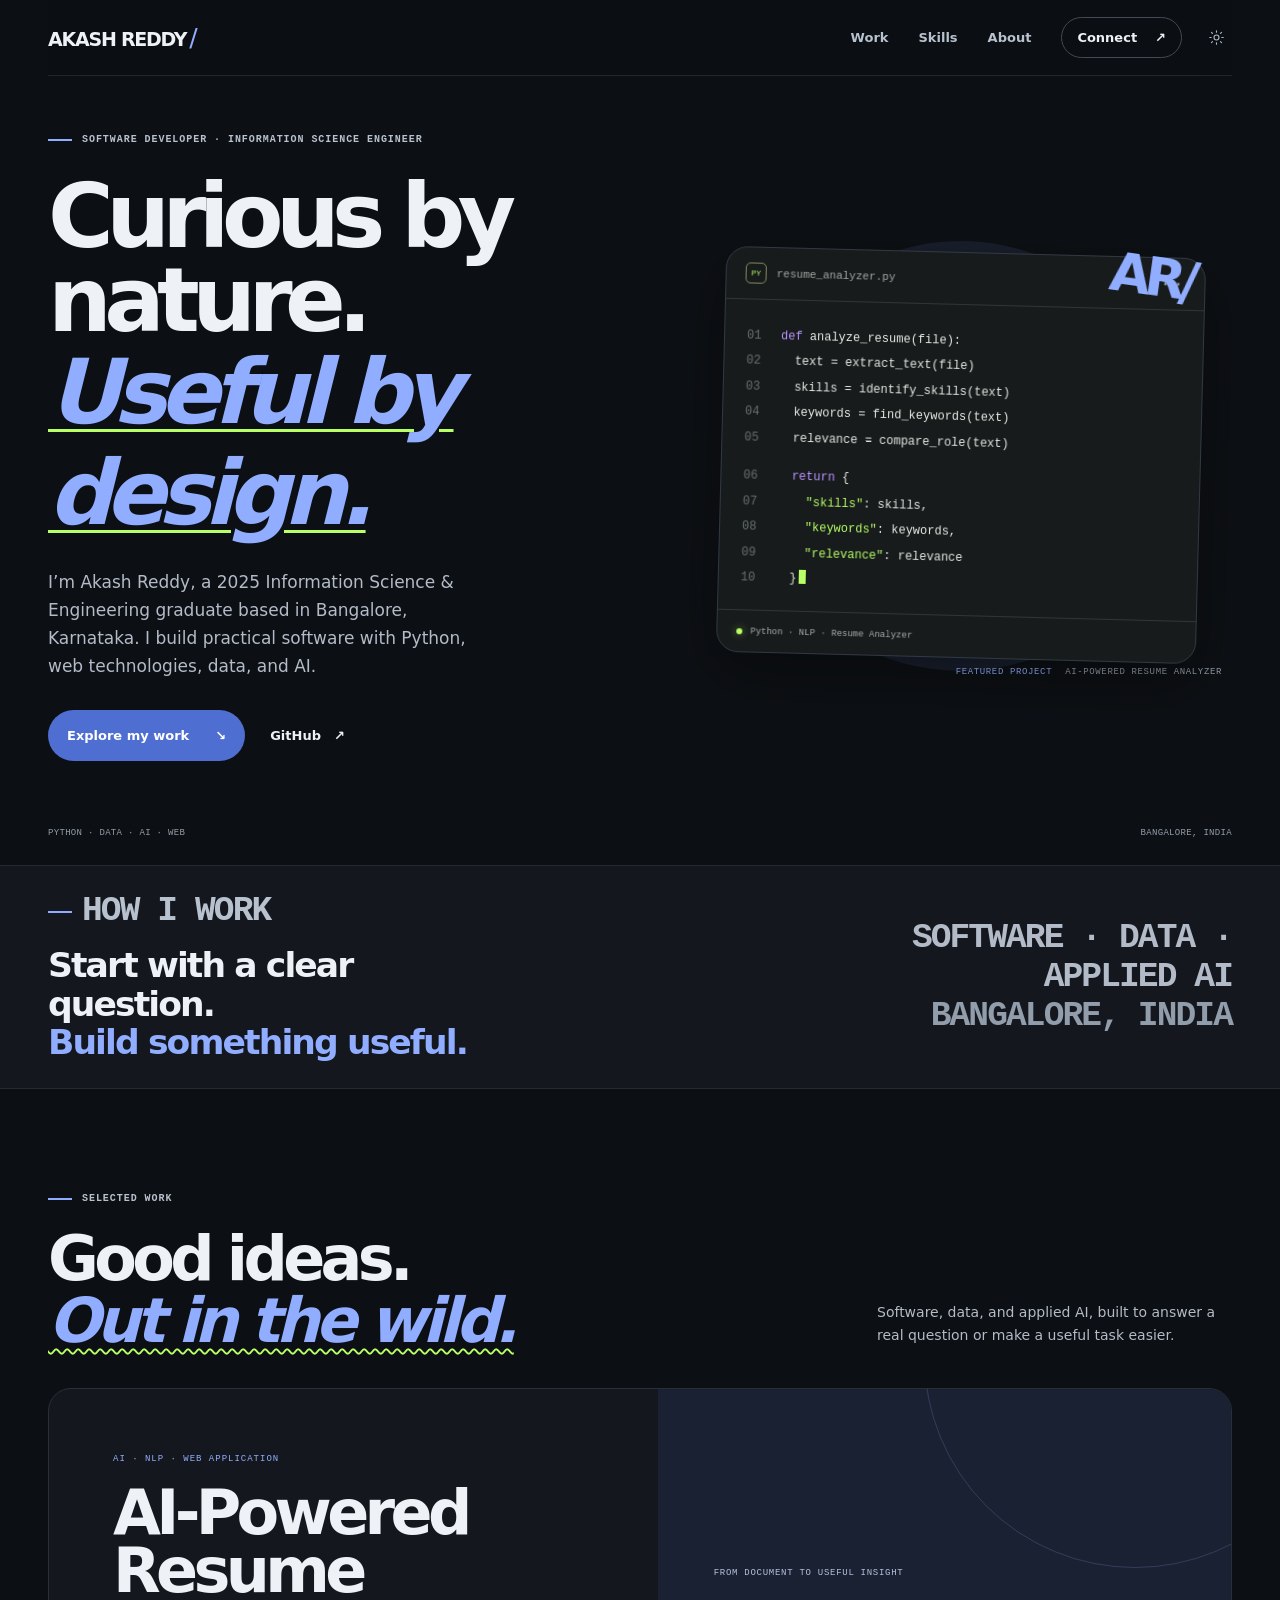
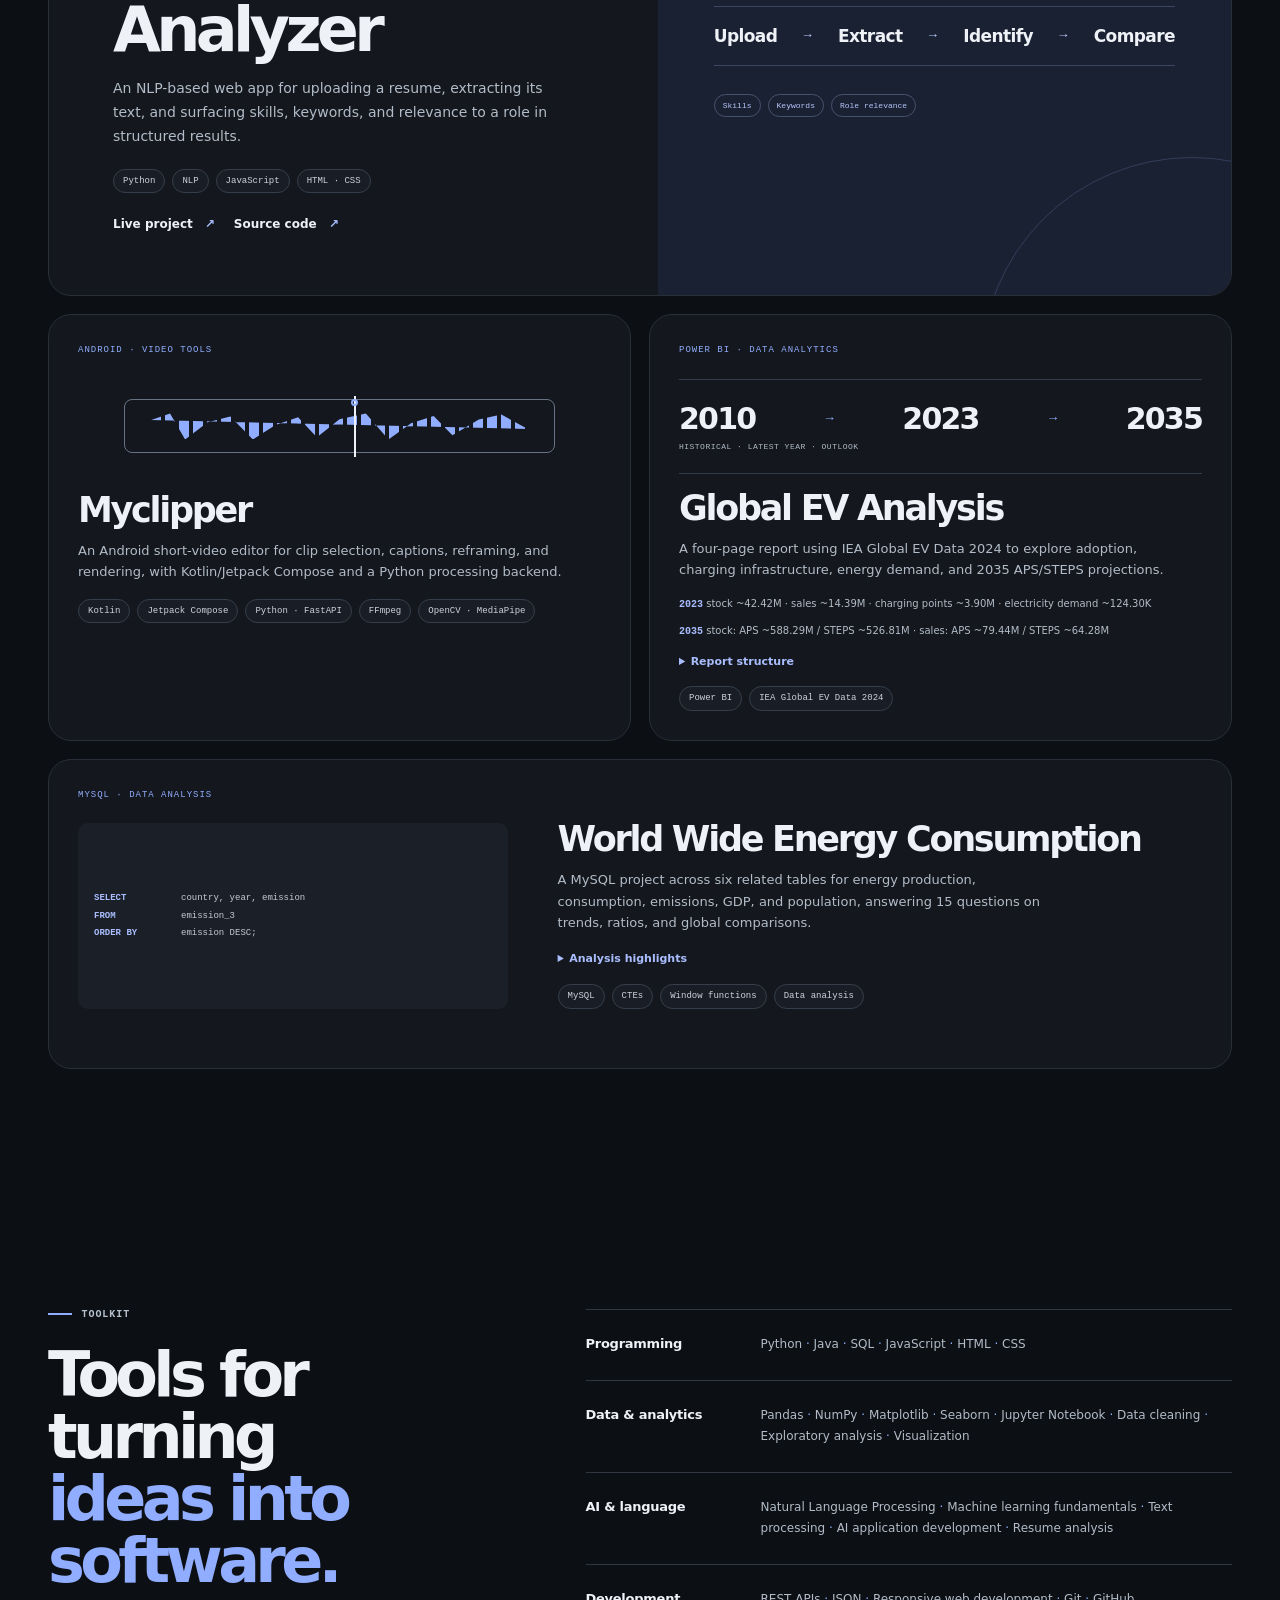
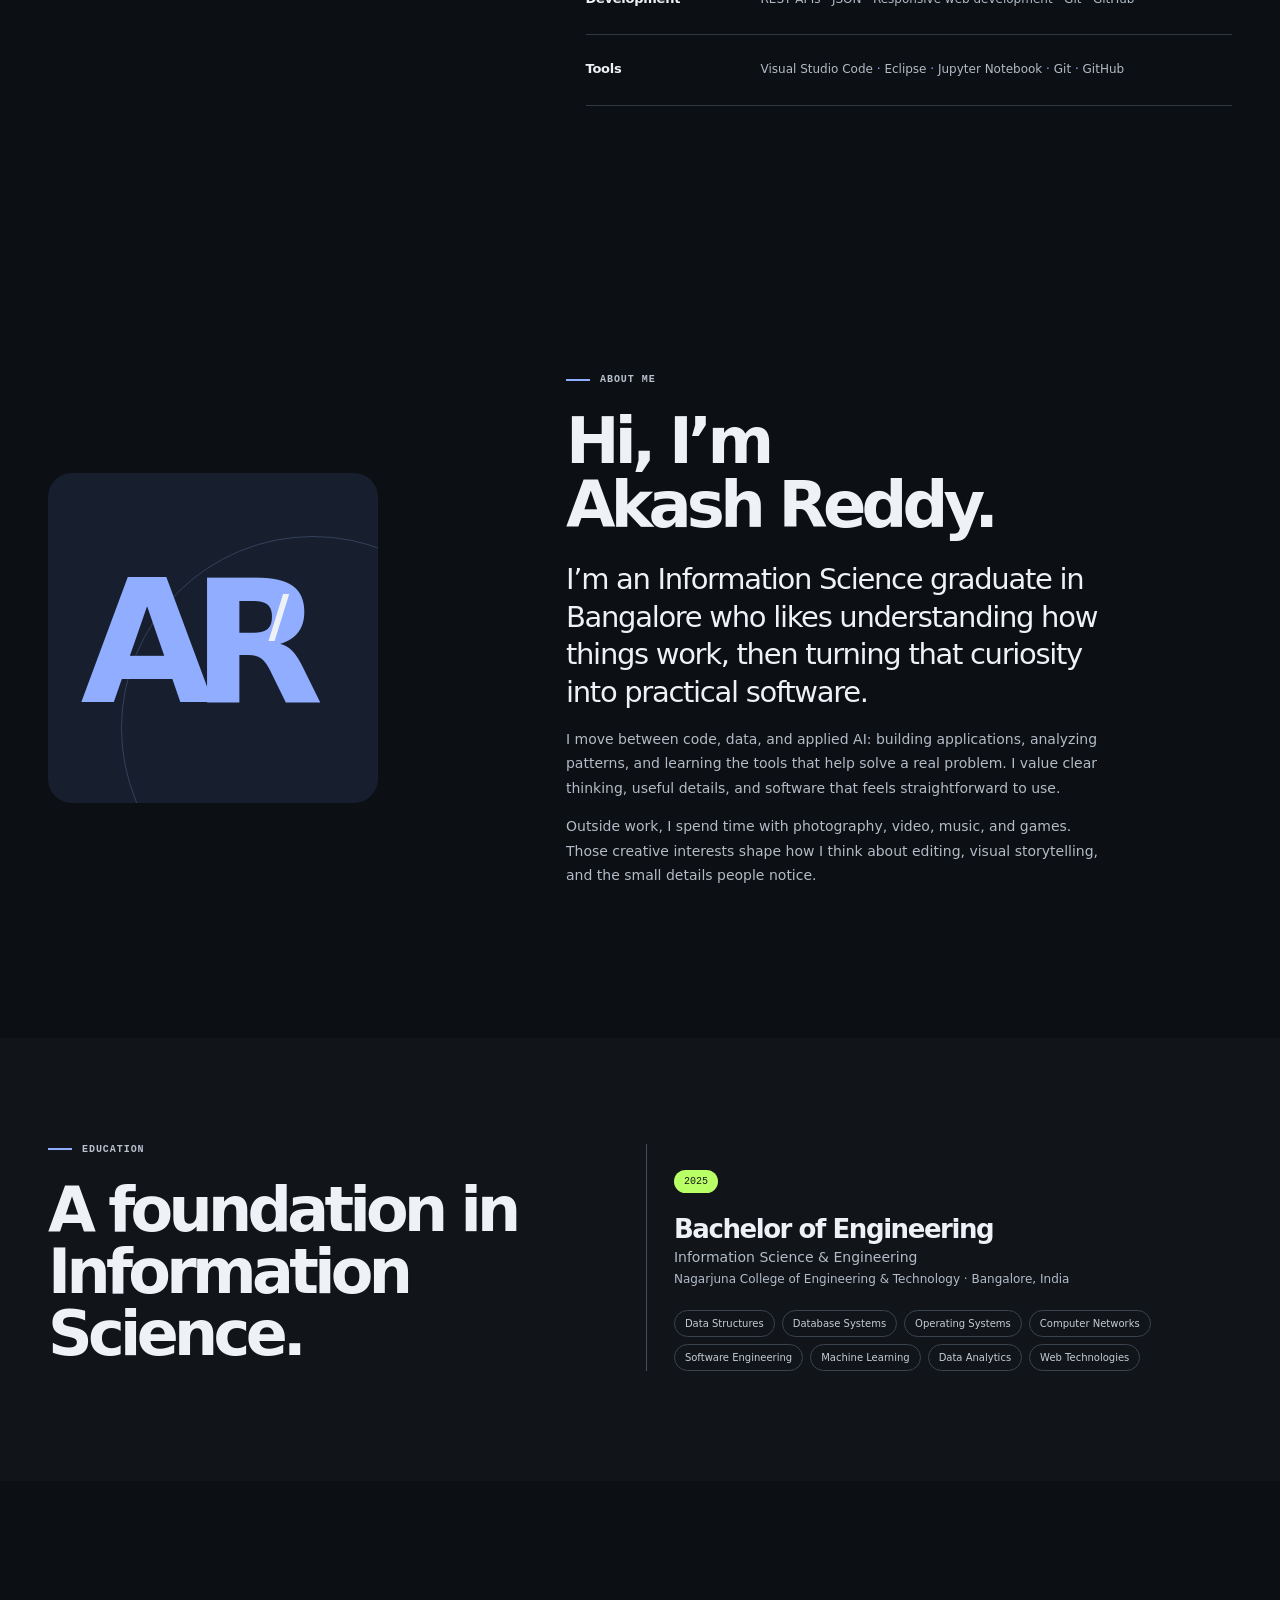
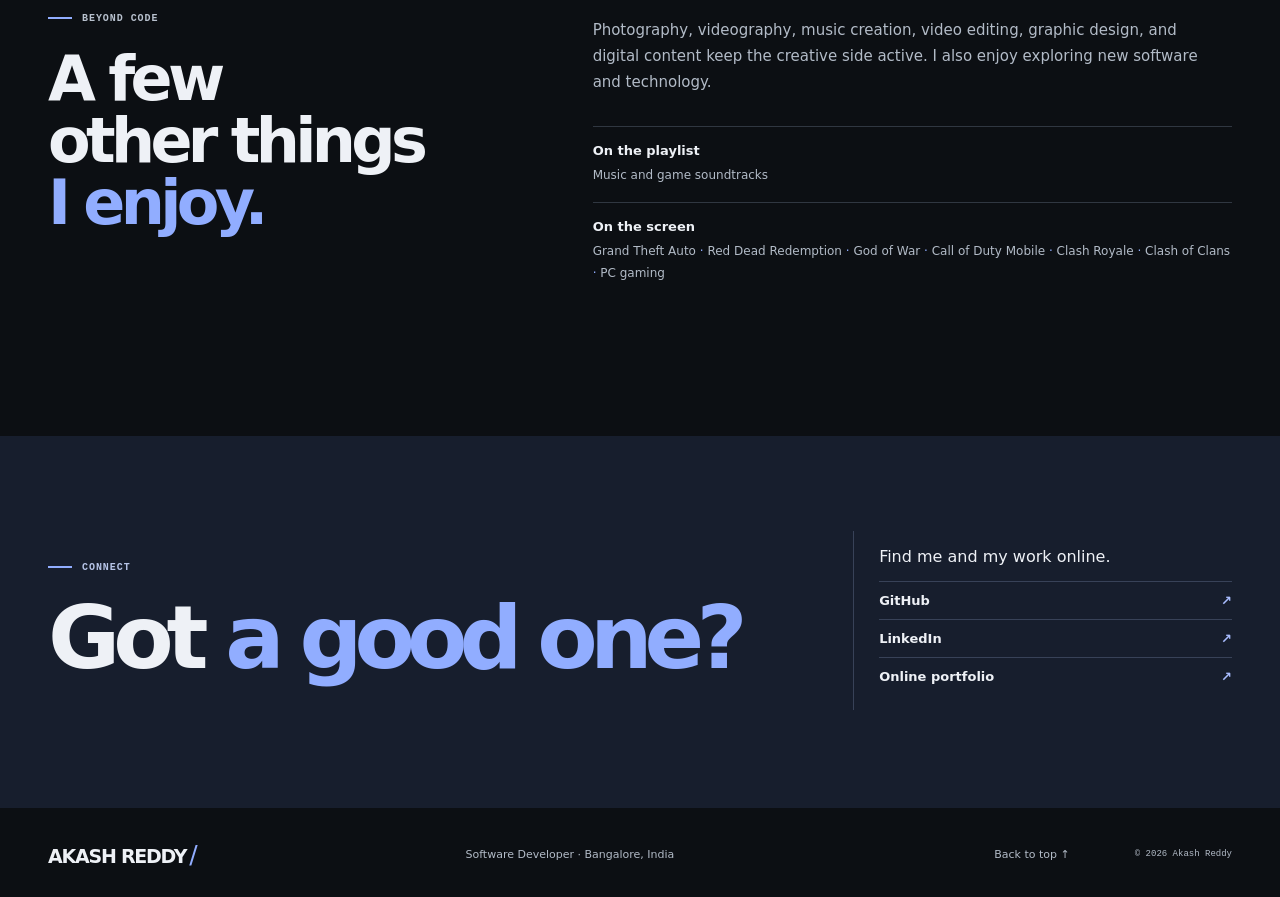
<file: index.html>
<!doctype html>
<html lang="en" data-theme="dark">
<head>
  <meta charset="utf-8">
  <meta name="viewport" content="width=device-width, initial-scale=1">
  <meta name="theme-color" content="#0c0f13">
  <meta name="description" content="K Akash Reddy, Software Developer and Information Science Engineering graduate based in Bangalore, Karnataka, India.">
  <title>Akash Reddy | Software Developer</title>
  <link rel="icon" href="favicon.svg" type="image/svg+xml">
  <script>
    (() => {
      let savedTheme;
      try { savedTheme = localStorage.getItem('portfolio-theme'); } catch {}
      const theme = savedTheme === 'light' ? 'light' : 'dark';
      document.documentElement.dataset.theme = theme;
      document.querySelector('meta[name="theme-color"]')?.setAttribute('content', theme === 'dark' ? '#0c0f13' : '#f5f4ef');
    })();
  </script>
  <script>
    (() => {
      const device = navigator;
      const connection = device.connection || device.mozConnection || device.webkitConnection;
      const limitedHardware = (typeof device.deviceMemory === 'number' && device.deviceMemory <= 4)
        || (typeof device.hardwareConcurrency === 'number' && device.hardwareConcurrency <= 4);
      const limitedNetwork = connection?.saveData || /^(slow-2g|2g)$/.test(connection?.effectiveType || '');
      const reducedMotion = window.matchMedia?.('(prefers-reduced-motion: reduce)').matches;
      if (limitedHardware || limitedNetwork) document.documentElement.classList.add('performance-lite');
      else if (!reducedMotion) document.documentElement.classList.add('intro-pending');
    })();
  </script>
  <link rel="stylesheet" href="portfolio.css">
  <script src="portfolio.js" defer></script>
</head>
<body>
  <section class="launch-film" id="launch-film" aria-label="Portfolio opening">
    <div class="film-veil" aria-hidden="true"></div>
    <div class="film-ambient" aria-hidden="true"></div>
    <div class="film-glass" id="launch-glass" aria-hidden="true">
      <div class="film-glass-top">
        <span class="film-mark">AR</span>
        <span class="film-edition">PORTFOLIO · 2026</span>
      </div>
      <div class="film-copy">
        <p>SOFTWARE DEVELOPER <i>·</i> BANGALORE, INDIA</p>
        <h2>Akash<br><em>Reddy.</em></h2>
        <div class="film-copy-foot"><span class="film-blue-line"></span><span>SOFTWARE · DATA · APPLIED AI</span></div>
      </div>
      <span class="film-glass-shine" aria-hidden="true"></span>
    </div>
    <button class="film-skip" id="film-skip" type="button">Skip intro <span aria-hidden="true">↗</span></button>
  </section>

  <div id="site-content" inert>
    <header class="site-header">
      <a class="wordmark" href="#top" aria-label="Akash Reddy, home">AKASH REDDY<span class="wordmark-mark">/</span></a>
      <nav class="site-nav" aria-label="Main navigation">
        <a href="#work">Work</a>
        <a href="#skills">Skills</a>
        <a href="#about">About</a>
        <a class="nav-contact" href="#contact">Connect <span aria-hidden="true">↗</span></a>
        <button class="theme-toggle" id="theme-toggle" type="button" aria-label="Use light mood" title="Use light mood">
          <svg class="theme-icon theme-icon-sun" aria-hidden="true" viewBox="0 0 24 24"><circle cx="12" cy="12" r="3.5"></circle><path d="M12 2.5v2M12 19.5v2M4.9 4.9l1.4 1.4m11.4 11.4 1.4 1.4M2.5 12h2m15 0h2M4.9 19.1l1.4-1.4M17.7 6.3l1.4-1.4"></path></svg>
          <svg class="theme-icon theme-icon-moon" aria-hidden="true" viewBox="0 0 24 24"><path d="M19.5 15.1A8 8 0 0 1 8.9 4.5 8.2 8.2 0 1 0 19.5 15.1Z"></path><path d="m16.8 4.5.4 1.2 1.2.4-1.2.4-.4 1.2-.4-1.2-1.2-.4 1.2-.4.4-1.2Z"></path></svg>
        </button>
      </nav>
    </header>

    <main id="top">
      <section class="hero page-wrap" aria-labelledby="hero-title">
        <div class="hero-copy">
          <p class="eyebrow"><span class="eyebrow-rule"></span> Software developer · Information Science Engineer</p>
          <h1 id="hero-title">Curious by nature.<br><span>Useful by design.</span></h1>
          <p class="hero-intro">I’m Akash Reddy, a 2025 Information Science & Engineering graduate based in Bangalore, Karnataka. I build practical software with Python, web technologies, data, and AI.</p>
          <div class="hero-actions">
            <a class="button button-primary" href="#work">Explore my work <span aria-hidden="true">↘</span></a>
            <a class="text-link" href="https://github.com/KAkashReddy" target="_blank" rel="noopener noreferrer">GitHub <span aria-hidden="true">↗</span></a>
          </div>
        </div>

        <div class="code-stage" aria-label="Code sample from the Resume Analyzer project">
          <div class="code-card">
            <div class="code-topbar">
              <span class="file-mark" aria-hidden="true">PY</span>
              <span class="file-name">resume_analyzer.py</span>
              <span class="code-menu" aria-hidden="true">···</span>
            </div>
            <div class="code-body" aria-hidden="true">
              <div class="code-line"><span class="ln">01</span><span><i>def</i> analyze_resume(file):</span></div>
              <div class="code-line"><span class="ln">02</span><span>&nbsp;&nbsp;text = extract_text(file)</span></div>
              <div class="code-line"><span class="ln">03</span><span>&nbsp;&nbsp;skills = identify_skills(text)</span></div>
              <div class="code-line"><span class="ln">04</span><span>&nbsp;&nbsp;keywords = find_keywords(text)</span></div>
              <div class="code-line"><span class="ln">05</span><span>&nbsp;&nbsp;relevance = compare_role(text)</span></div>
              <div class="code-gap"></div>
              <div class="code-line"><span class="ln">06</span><span>&nbsp;&nbsp;<i>return</i> {</span></div>
              <div class="code-line"><span class="ln">07</span><span>&nbsp;&nbsp;&nbsp;&nbsp;<b>"skills"</b>: skills,</span></div>
              <div class="code-line"><span class="ln">08</span><span>&nbsp;&nbsp;&nbsp;&nbsp;<b>"keywords"</b>: keywords,</span></div>
              <div class="code-line"><span class="ln">09</span><span>&nbsp;&nbsp;&nbsp;&nbsp;<b>"relevance"</b>: relevance</span></div>
              <div class="code-line"><span class="ln">10</span><span>&nbsp;&nbsp;}<span class="cursor-block"></span></span></div>
            </div>
            <div class="code-status"><span class="status-mark"></span> Python · NLP · Resume Analyzer</div>
          </div>
          <div class="stage-note"><span>Featured project</span><span>AI-powered Resume Analyzer</span></div>
          <span class="stage-orbit" aria-hidden="true">AR<span>/</span></span>
        </div>
        <div class="hero-bottom"><span>Python · Data · AI · Web</span><span class="hero-bottom-right">Bangalore, India</span></div>
      </section>

      <section class="intro-band" aria-label="How I approach my work">
        <div class="page-wrap intro-band-inner">
          <div class="intro-band-copy">
            <p class="eyebrow"><span class="eyebrow-rule"></span> How I work</p>
            <p class="intro-band-statement">Start with a clear question.<br><span>Build something useful.</span></p>
          </div>
          <p class="intro-band-meta">Software · Data · Applied AI<br><span>Bangalore, India</span></p>
        </div>
      </section>

      <section class="work-section" id="work" aria-labelledby="work-title">
        <div class="page-wrap work-inner">
          <div class="work-heading" data-reveal>
            <div>
              <p class="eyebrow"><span class="eyebrow-rule"></span> Selected work</p>
              <h2 id="work-title">Good ideas.<br><span>Out in the wild.</span></h2>
            </div>
            <p>Software, data, and applied AI, built to answer a real question or make a useful task easier.</p>
          </div>

          <div class="project-grid">
            <article class="project-feature" data-reveal>
              <div class="project-feature-copy">
                <p class="project-type">AI · NLP · WEB APPLICATION</p>
                <h3>AI-Powered<br>Resume Analyzer</h3>
                <p>An NLP-based web app for uploading a resume, extracting its text, and surfacing skills, keywords, and relevance to a role in structured results.</p>
                <ul class="project-tags" aria-label="Technologies"><li>Python</li><li>NLP</li><li>JavaScript</li><li>HTML · CSS</li></ul>
                <div class="project-links">
                  <a href="https://kakashreddy.github.io/resume-analyzer" target="_blank" rel="noopener noreferrer">Live project <span aria-hidden="true">↗</span></a>
                  <a href="https://github.com/KAkashReddy/resume-analyzer" target="_blank" rel="noopener noreferrer">Source code <span aria-hidden="true">↗</span></a>
                </div>
              </div>
              <div class="resume-visual" aria-label="Resume analysis workflow">
                <p class="analysis-label">From document to useful insight</p>
                <div class="analysis-flow"><span>Upload</span><i>→</i><span>Extract</span><i>→</i><span>Identify</span><i>→</i><span>Compare</span></div>
                <div class="analysis-note"><span>Skills</span><span>Keywords</span><span>Role relevance</span></div>
              </div>
              </article>

            <article class="project-card project-card-dark" data-reveal>
              <p class="project-type">ANDROID · VIDEO TOOLS</p>
              <div class="project-card-mark mark-clip" aria-hidden="true"><span></span><i></i><b></b></div>
              <h3>Myclipper</h3>
              <p>An Android short-video editor for clip selection, captions, reframing, and rendering, with Kotlin/Jetpack Compose and a Python processing backend.</p>
              <ul class="project-tags" aria-label="Technologies"><li>Kotlin</li><li>Jetpack Compose</li><li>Python · FastAPI</li><li>FFmpeg</li><li>OpenCV · MediaPipe</li></ul>
            </article>

            <article class="project-card project-card-blue" data-reveal>
              <p class="project-type">POWER BI · DATA ANALYTICS</p>
              <div class="ev-visual" aria-hidden="true"><span class="ev-timeline">2010 <b>→</b> 2023 <b>→</b> 2035</span><span class="ev-timeline-label">Historical · latest year · outlook</span></div>
              <h3>Global EV Analysis</h3>
              <p>A four-page report using IEA Global EV Data 2024 to explore adoption, charging infrastructure, energy demand, and 2035 APS/STEPS projections.</p>
              <p class="project-data-summary"><strong>2023</strong> stock ~42.42M · sales ~14.39M · charging points ~3.90M · electricity demand ~124.30K</p>
              <p class="project-data-summary"><strong>2035</strong> stock: APS ~588.29M / STEPS ~526.81M · sales: APS ~79.44M / STEPS ~64.28M</p>
              <details class="project-more"><summary>Report structure</summary><p>Executive Overview · Regional & Vehicle Trends · Powertrain & Mode Analysis · Parameters & Forecast. Covers BEV/PHEV and cars, vans, buses, and trucks across Historical, APS, and STEPS views.</p></details>
              <ul class="project-tags" aria-label="Tools"><li>Power BI</li><li>IEA Global EV Data 2024</li></ul>
            </article>

            <article class="project-card project-card-paper" data-reveal>
              <p class="project-type">MYSQL · DATA ANALYSIS</p>
              <div class="sql-visual" aria-label="SQL query sample"><span>SELECT</span><i>country, year, emission</i><span>FROM</span><i>emission_3</i><span>ORDER BY</span><i>emission DESC;</i></div>
              <h3>World Wide Energy Consumption</h3>
              <p>A MySQL project across six related tables for energy production, consumption, emissions, GDP, and population, answering 15 questions on trends, ratios, and global comparisons.</p>
              <details class="project-more"><summary>Analysis highlights</summary><p>Across the common 2020-2023 emissions period, global emissions rose ~9.29% (33,927.61 to 37,079.18 MMtonnes CO₂). Coal and coke contributed 44.81%; petroleum and liquids 33.14%; natural gas 22.05%. The six tables are country, consumption, production, emission_3, gdp_3, and population. The analysis uses CTEs, window functions, per-capita calculations, and GDP/emissions comparisons.</p></details>
              <ul class="project-tags" aria-label="Methods"><li>MySQL</li><li>CTEs</li><li>Window functions</li><li>Data analysis</li></ul>
            </article>
          </div>
        </div>
      </section>

      <section class="skills-section page-wrap section-pad" id="skills" aria-labelledby="skills-title">
        <div class="skills-heading" data-reveal>
          <p class="eyebrow"><span class="eyebrow-rule"></span> Toolkit</p>
          <h2 id="skills-title">Tools for turning<br><span>ideas into software.</span></h2>
        </div>
        <div class="skills-list">
          <article class="skill-row" data-reveal><h3>Programming</h3><p>Python <span>·</span> Java <span>·</span> SQL <span>·</span> JavaScript <span>·</span> HTML <span>·</span> CSS</p></article>
          <article class="skill-row" data-reveal><h3>Data & analytics</h3><p>Pandas <span>·</span> NumPy <span>·</span> Matplotlib <span>·</span> Seaborn <span>·</span> Jupyter Notebook <span>·</span> Data cleaning <span>·</span> Exploratory analysis <span>·</span> Visualization</p></article>
          <article class="skill-row" data-reveal><h3>AI & language</h3><p>Natural Language Processing <span>·</span> Machine learning fundamentals <span>·</span> Text processing <span>·</span> AI application development <span>·</span> Resume analysis</p></article>
          <article class="skill-row" data-reveal><h3>Development</h3><p>REST APIs <span>·</span> JSON <span>·</span> Responsive web development <span>·</span> Git <span>·</span> GitHub</p></article>
          <article class="skill-row" data-reveal><h3>Tools</h3><p>Visual Studio Code <span>·</span> Eclipse <span>·</span> Jupyter Notebook <span>·</span> Git <span>·</span> GitHub</p></article>
        </div>
      </section>

      <section class="about-section page-wrap section-pad" id="about" aria-labelledby="about-title">
        <div class="about-mark" aria-hidden="true"><span>AR</span><i>/</i></div>
        <div class="about-copy" data-reveal>
          <p class="eyebrow"><span class="eyebrow-rule"></span> About me</p>
          <h2 id="about-title">Hi, I’m Akash Reddy.</h2>
          <p class="about-main">I’m an Information Science graduate in Bangalore who likes understanding how things work, then turning that curiosity into practical software.</p>
          <p class="about-detail">I move between code, data, and applied AI: building applications, analyzing patterns, and learning the tools that help solve a real problem. I value clear thinking, useful details, and software that feels straightforward to use.</p>
          <p class="about-detail">Outside work, I spend time with photography, video, music, and games. Those creative interests shape how I think about editing, visual storytelling, and the small details people notice.</p>
        </div>
      </section>

      <section class="education-section" aria-labelledby="education-title">
        <div class="page-wrap education-inner">
          <div class="education-head" data-reveal>
            <p class="eyebrow"><span class="eyebrow-rule"></span> Education</p>
            <h2 id="education-title">A foundation in<br>Information Science.</h2>
          </div>
          <div class="education-detail" data-reveal>
            <span class="education-year">2025</span>
            <h3>Bachelor of Engineering</h3>
            <p class="education-major">Information Science & Engineering</p>
            <p class="education-school">Nagarjuna College of Engineering & Technology · Bangalore, India</p>
            <div class="coursework"><span>Data Structures</span><span>Database Systems</span><span>Operating Systems</span><span>Computer Networks</span><span>Software Engineering</span><span>Machine Learning</span><span>Data Analytics</span><span>Web Technologies</span></div>
          </div>
        </div>
      </section>

      <section class="beyond-section page-wrap section-pad" aria-labelledby="beyond-title">
        <div class="beyond-heading" data-reveal>
          <p class="eyebrow"><span class="eyebrow-rule"></span> Beyond code</p>
          <h2 id="beyond-title">A few other things<br><span>I enjoy.</span></h2>
        </div>
        <div class="beyond-content" data-reveal>
          <p>Photography, videography, music creation, video editing, graphic design, and digital content keep the creative side active. I also enjoy exploring new software and technology.</p>
          <div class="interest-group"><h3>On the playlist</h3><p>Music and game soundtracks</p></div>
          <div class="interest-group"><h3>On the screen</h3><p>Grand Theft Auto <span>·</span> Red Dead Redemption <span>·</span> God of War <span>·</span> Call of Duty Mobile <span>·</span> Clash Royale <span>·</span> Clash of Clans <span>·</span> PC gaming</p></div>
        </div>
      </section>

      <section class="contact-section" id="contact" aria-labelledby="contact-title">
        <div class="page-wrap contact-inner" data-reveal>
          <div>
            <p class="eyebrow"><span class="eyebrow-rule"></span> Connect</p>
            <h2 id="contact-title">Got <span>a good one?</span></h2>
          </div>
          <div class="contact-links">
            <p>Find me and my work online.</p>
            <a href="https://github.com/KAkashReddy" target="_blank" rel="noopener noreferrer">GitHub <span aria-hidden="true">↗</span></a>
            <a href="https://www.linkedin.com/in/k-akash-reddy-323404312" target="_blank" rel="noopener noreferrer">LinkedIn <span aria-hidden="true">↗</span></a>
            <a href="https://kakashreddy.github.io/AkashReddy/" target="_blank" rel="noopener noreferrer">Online portfolio <span aria-hidden="true">↗</span></a>
          </div>
        </div>
      </section>
    </main>

    <footer class="site-footer page-wrap">
      <a class="wordmark" href="#top">AKASH REDDY<span class="wordmark-mark">/</span></a>
      <span>Software Developer · Bangalore, India</span>
      <a href="#top" class="back-top">Back to top ↑</a>
      <span class="copyright">© <span data-year></span> Akash Reddy</span>
    </footer>
  </div>
</body>
</html>
</file>
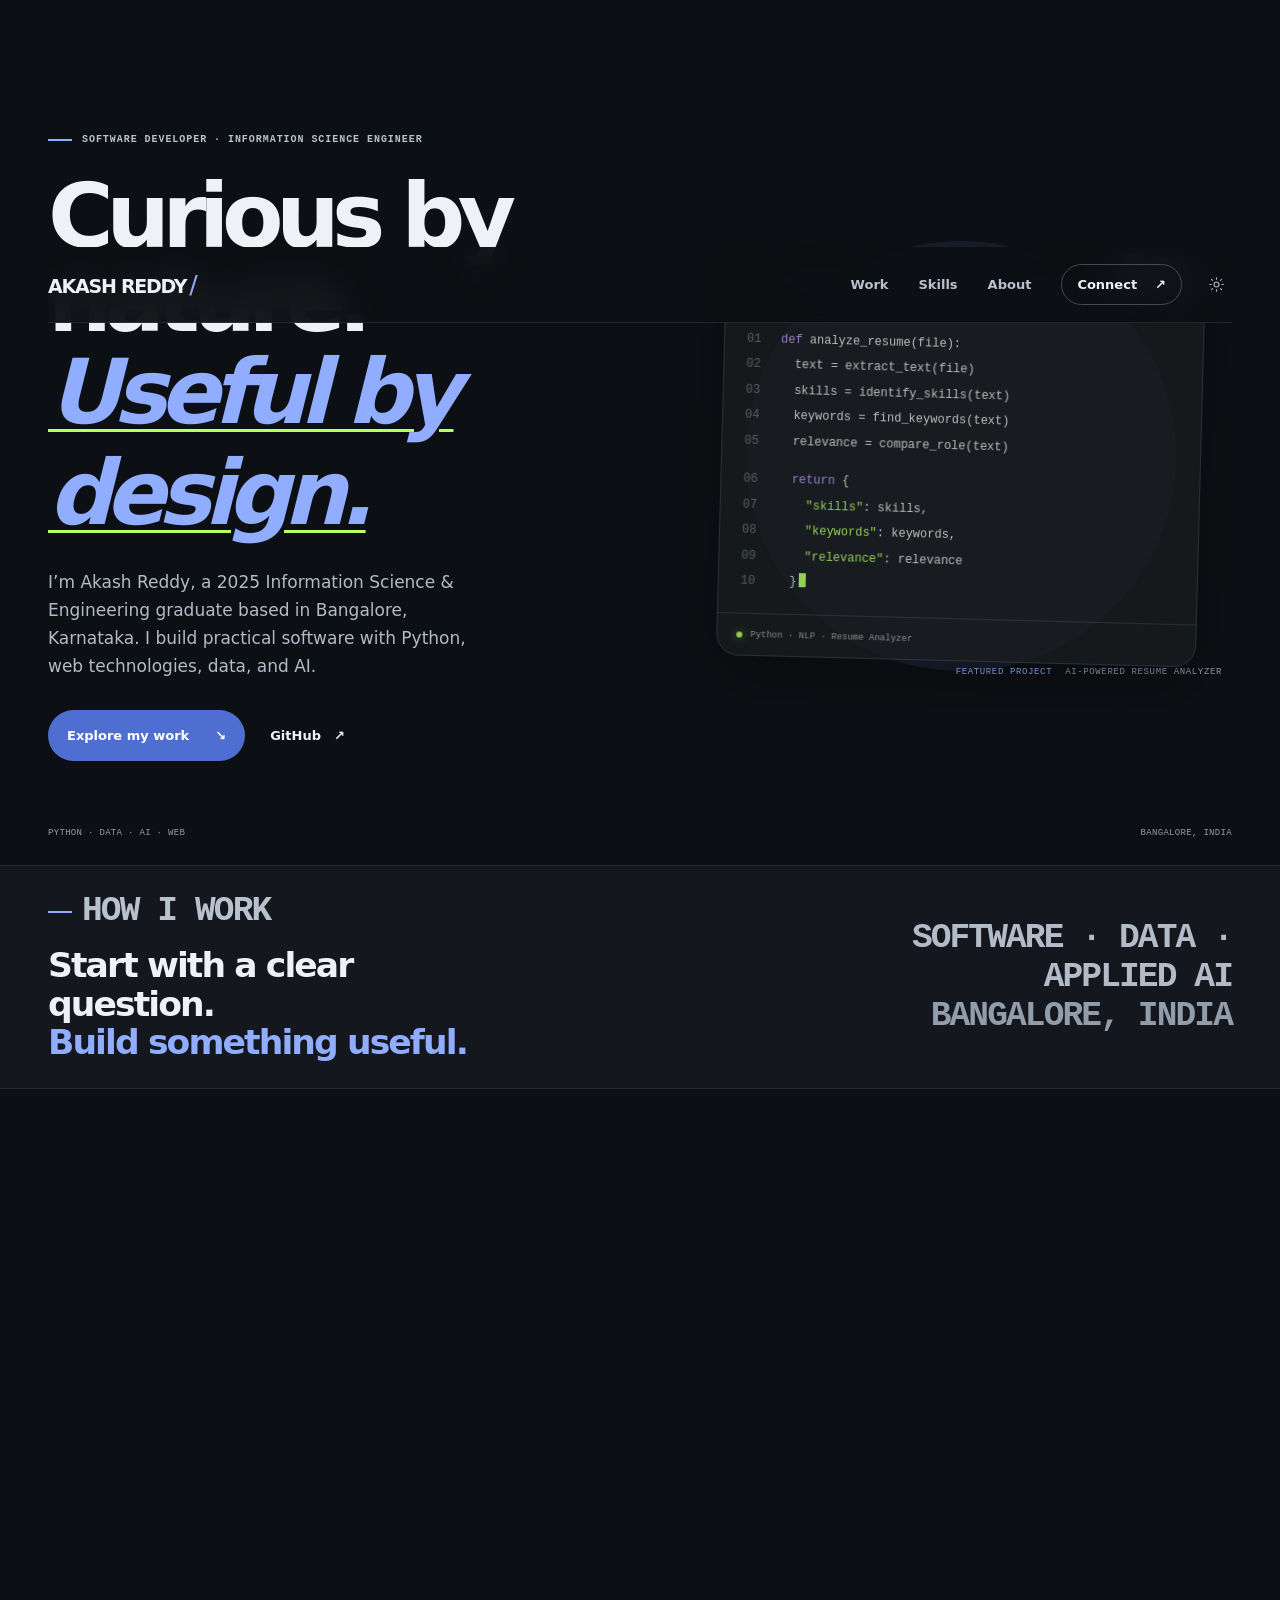
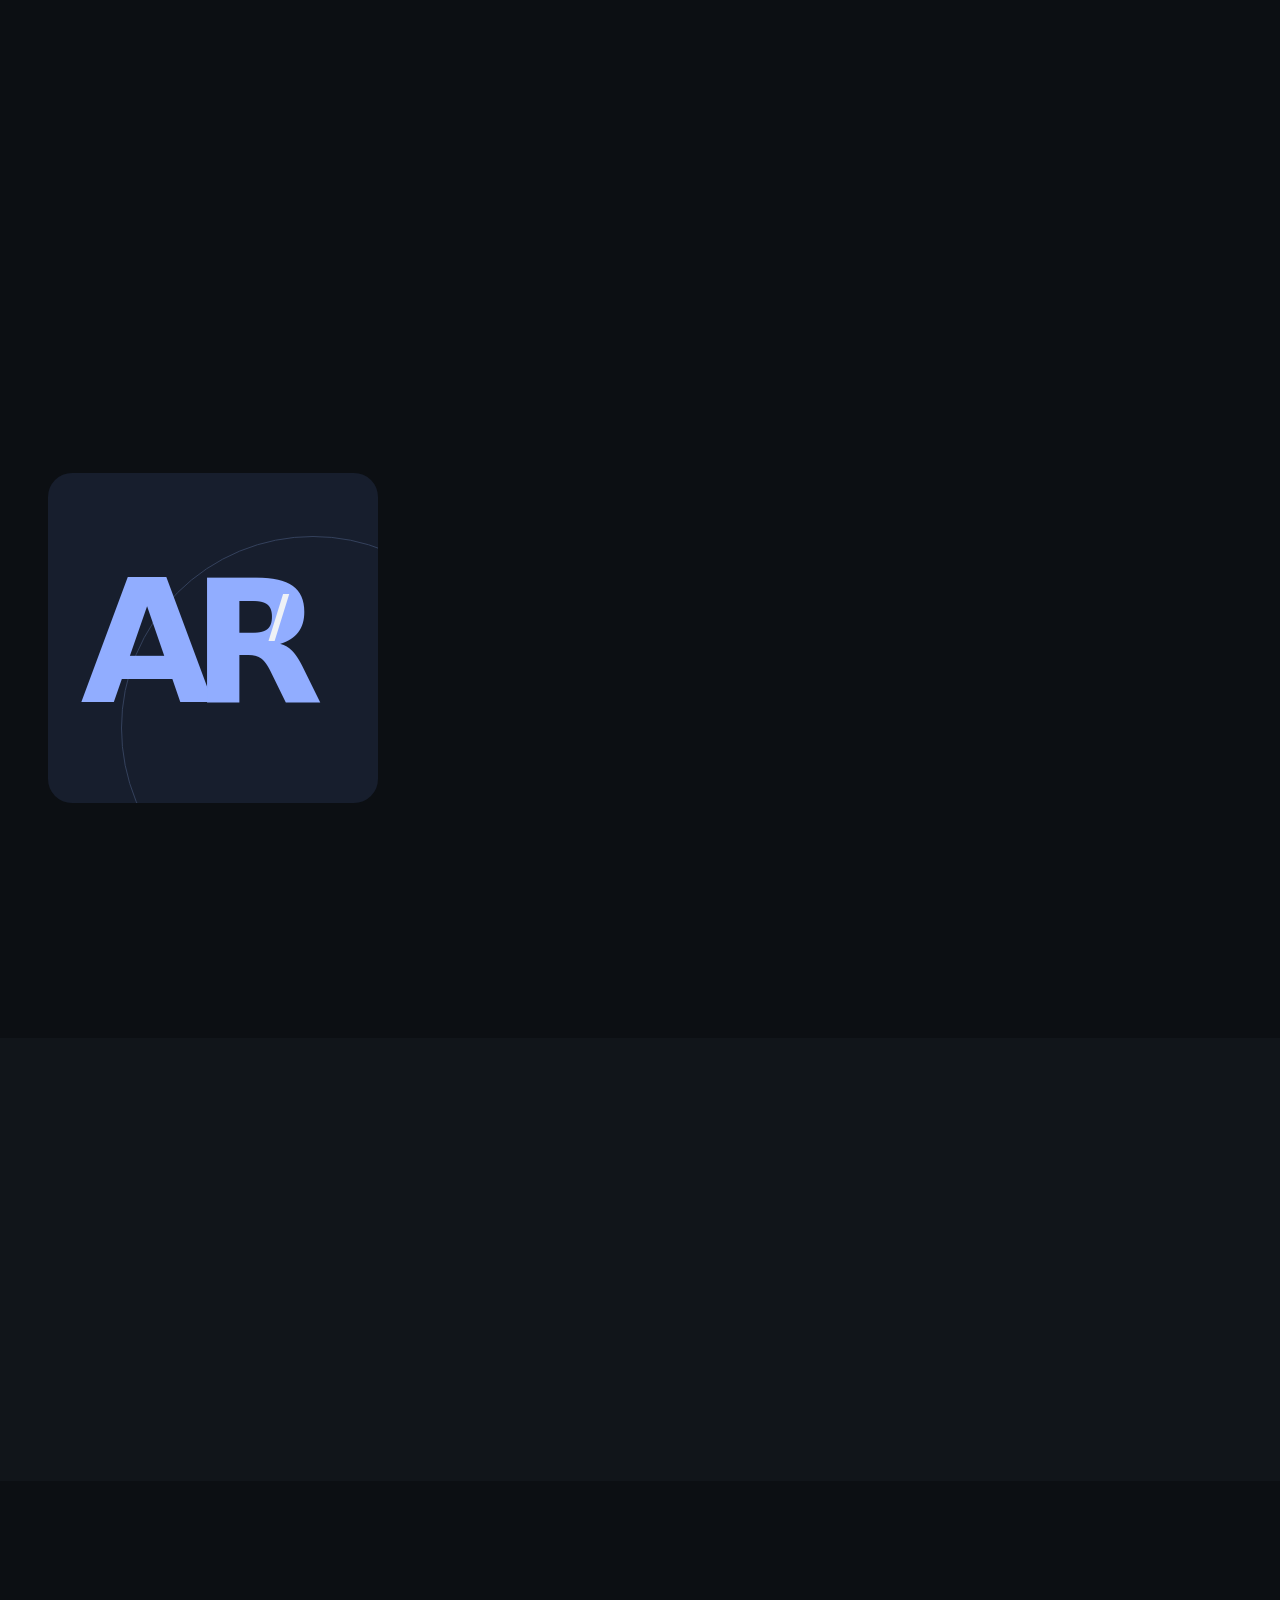
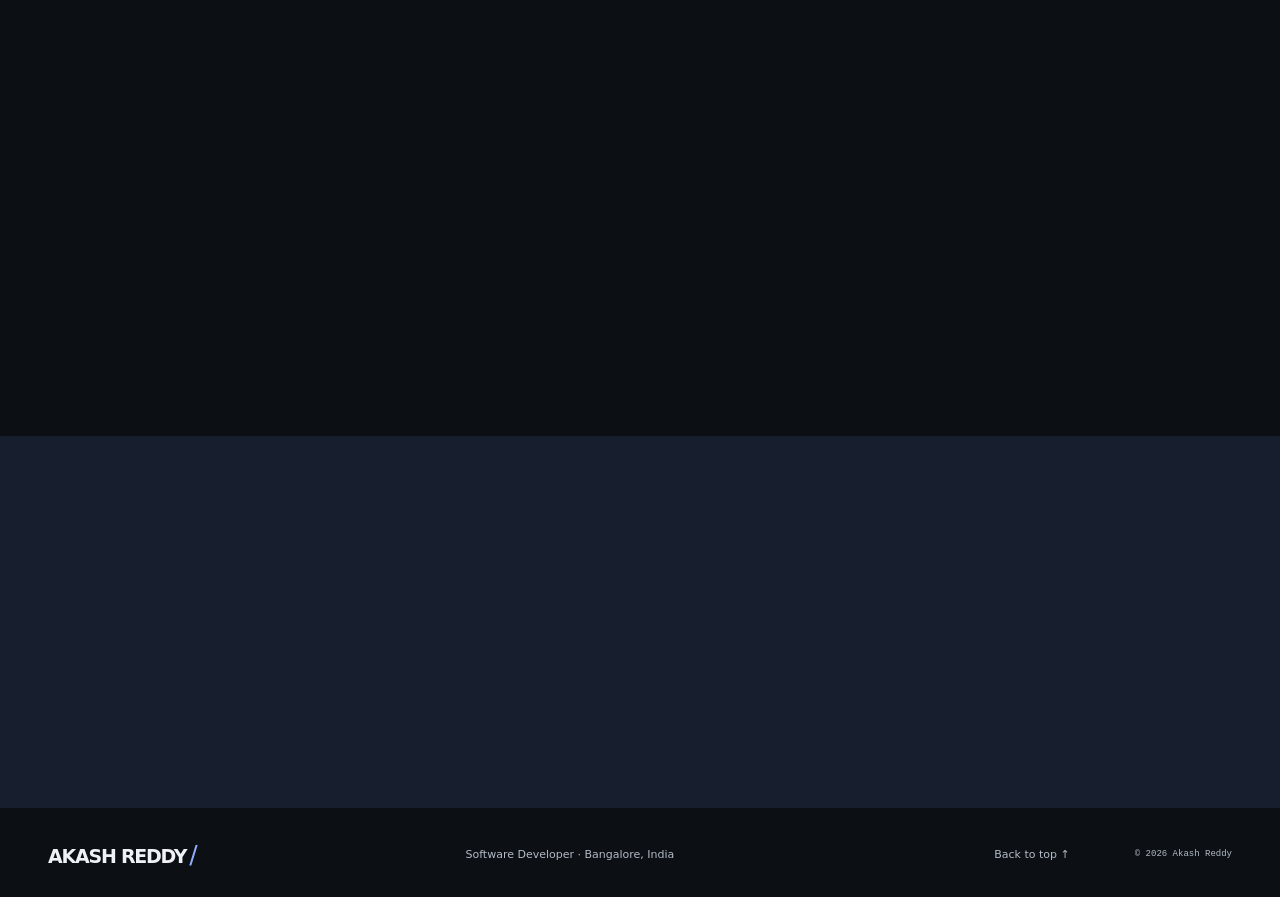
<file: about.html>
<!doctype html>
<html lang="en">
<head>
  <meta charset="utf-8">
  <meta name="viewport" content="width=device-width, initial-scale=1">
  <meta name="theme-color" content="#f1f0ea">
  <meta http-equiv="refresh" content="0; url=index.html#about">
  <title>About Akash — Software Developer</title>
  <link rel="stylesheet" href="portfolio.css">
</head>
<body><main class="page-wrap section-pad"><p class="eyebrow"><span class="eyebrow-rule"></span> About Akash</p><h1>Software developer</h1><p>If you aren’t redirected, <a href="index.html#about">continue to the portfolio about section</a>.</p></main></body>
</html>
</file>
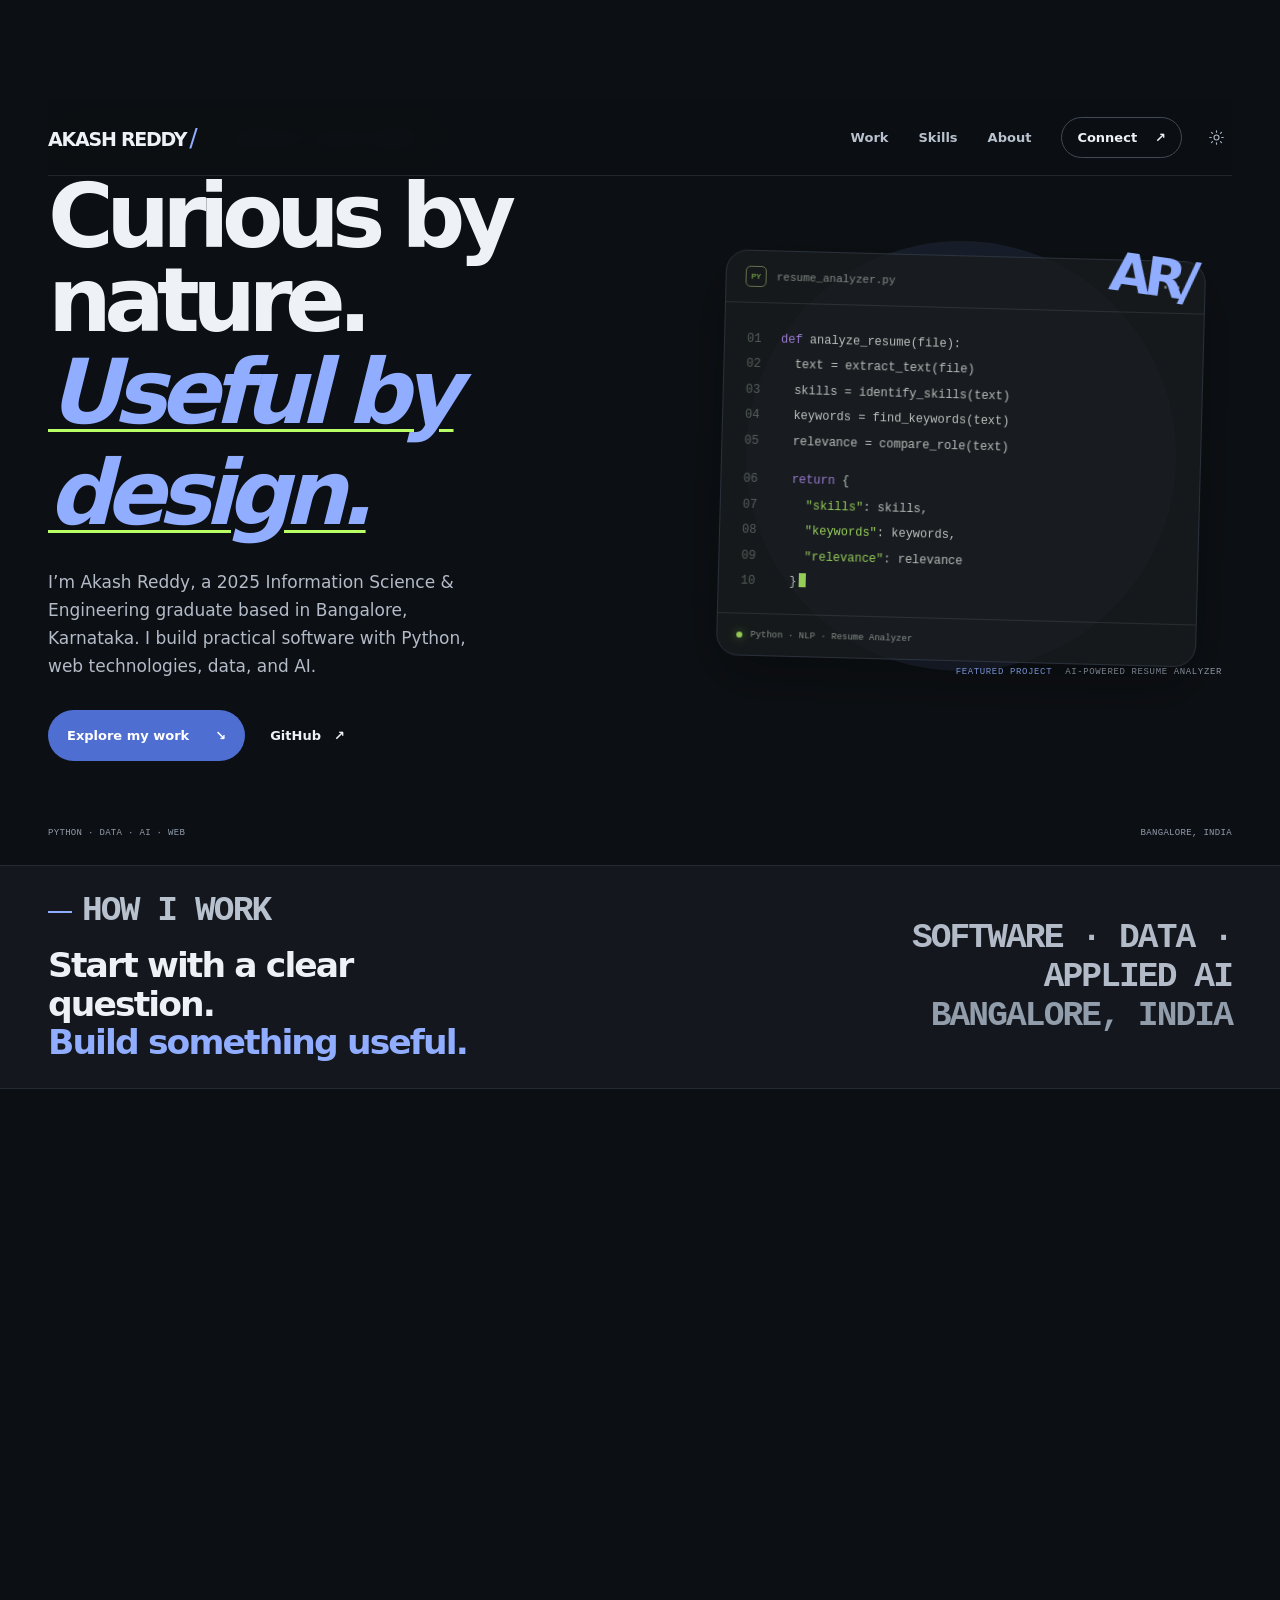
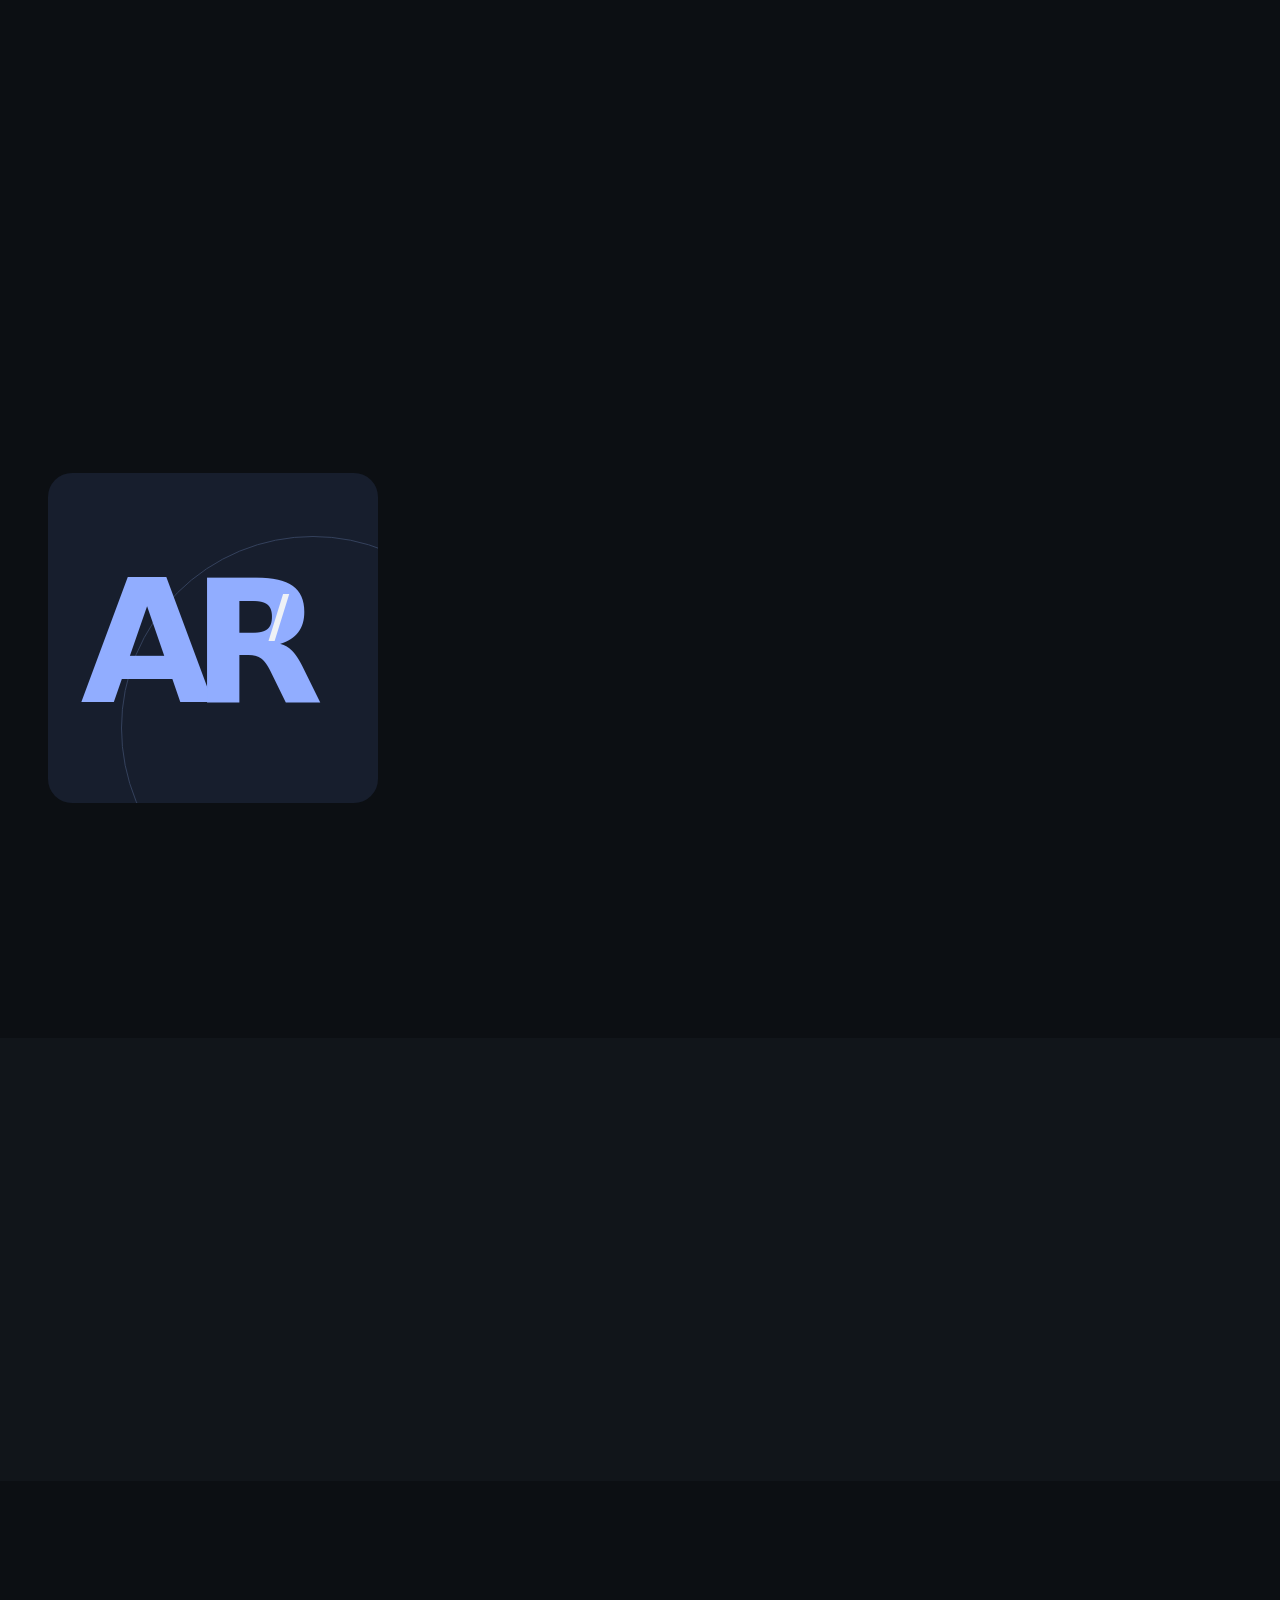
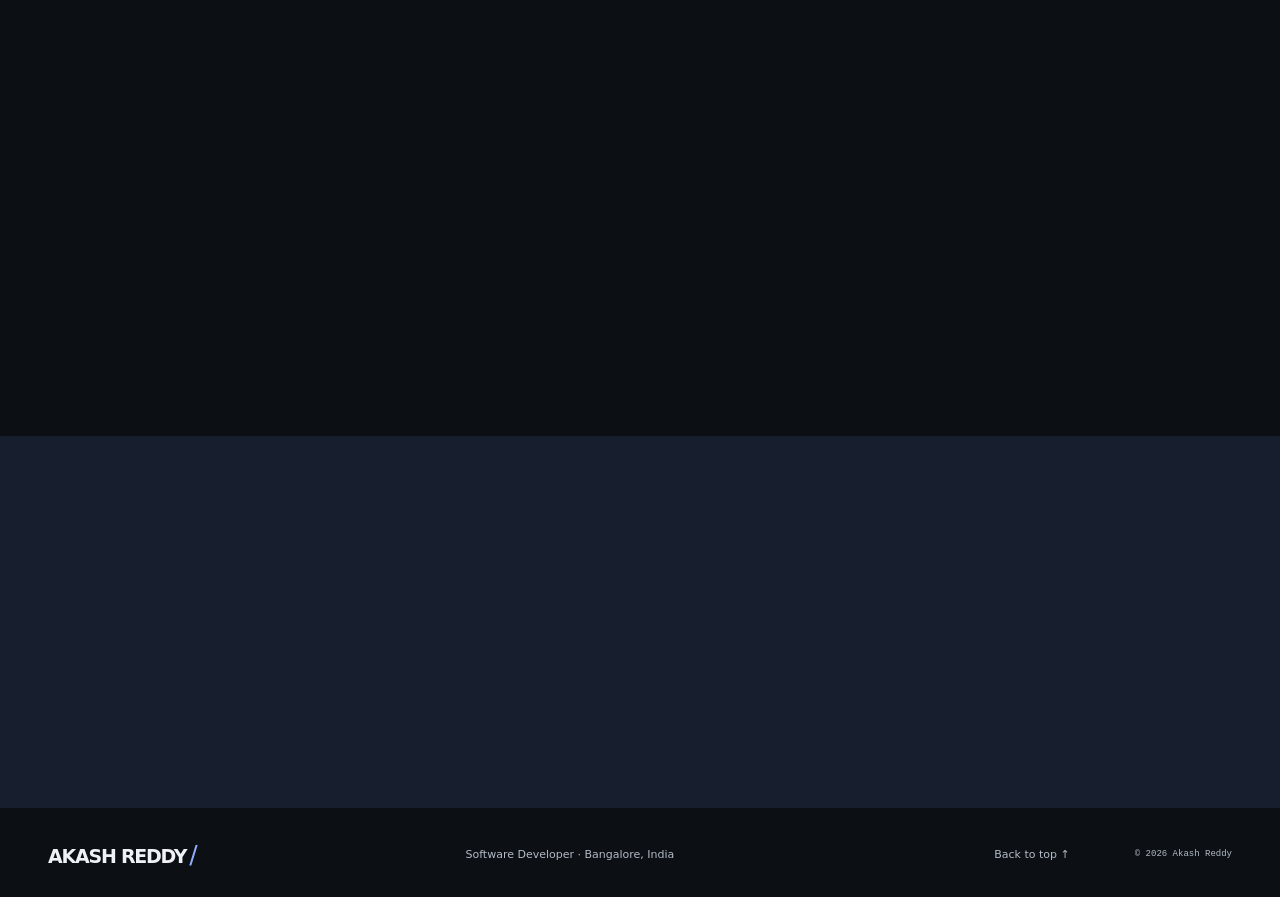
<file: case-study.html>
<!doctype html>
<html lang="en">
<head>
  <meta charset="utf-8">
  <meta name="viewport" content="width=device-width, initial-scale=1">
  <meta name="theme-color" content="#f1f0ea">
  <meta http-equiv="refresh" content="0; url=index.html#work">
  <title>Selected Work — Akash, Software Developer</title>
  <link rel="stylesheet" href="portfolio.css">
</head>
<body><main class="page-wrap section-pad"><p class="eyebrow"><span class="eyebrow-rule"></span> Selected work</p><h1>Software projects</h1><p>If you aren’t redirected, <a href="index.html#work">continue to the portfolio work section</a>.</p></main></body>
</html>
</file>
<file: portfolio.css>
:root {
  color-scheme: light;
  --paper: #f5f4ef;
  --paper-light: #ffffff;
  --ink: #171a19;
  --muted: #656b67;
  --line: #dedfd9;
  --blue: #3157e8;
  --blue-dark: #2546cd;
  --lime: #B9FF66;
  --mono: "Cascadia Code", "SFMono-Regular", Consolas, monospace;
  --sans: "Aptos", "Segoe UI", system-ui, sans-serif;
  --wrap: 1240px;
  --radius: 18px;
}

* { box-sizing: border-box; }
html { scroll-behavior: smooth; scroll-padding-top: 88px; }
body { margin: 0; background: var(--paper); color: var(--ink); font-family: var(--sans); -webkit-font-smoothing: antialiased; }
a { color: inherit; text-decoration: none; }
button, a { -webkit-tap-highlight-color: transparent; }
::selection { background: var(--lime); color: var(--ink); }
.page-wrap { width: min(var(--wrap), calc(100% - 96px)); margin-inline: auto; }

.site-header { height: 84px; width: min(var(--wrap), calc(100% - 96px)); margin-inline: auto; display: flex; align-items: center; justify-content: space-between; border-bottom: 1px solid var(--line); }
.wordmark { display: inline-flex; align-items: baseline; gap: 3px; font-size: 19px; line-height: 1; letter-spacing: -.075em; font-weight: 850; }
.wordmark-mark { color: var(--blue); font-size: 25px; font-weight: 500; }
.site-nav { display: flex; align-items: center; gap: 34px; font-size: 13px; font-weight: 560; }
.site-nav a:not(.nav-contact) { color: #555c58; transition: color .2s ease; }
.site-nav a:hover { color: var(--blue); }
.nav-contact { display: inline-flex; align-items: center; gap: 18px; padding: 12px 15px; border: 1px solid #aeb1a8; border-radius: 999px; transition: background .2s ease, color .2s ease, border-color .2s ease; }
.nav-contact:hover { background: var(--ink); color: white !important; border-color: var(--ink); }

.hero { min-height: min(790px, calc(100dvh - 84px)); padding-top: 70px; padding-bottom: 96px; position: relative; display: grid; grid-template-columns: 1.04fr .96fr; align-items: center; gap: 56px; }
.hero-copy { padding: 0 0 16px; position: relative; z-index: 2; }
.eyebrow { display: flex; align-items: center; gap: 10px; color: #59615c; font-family: var(--mono); font-size: 10px; font-weight: 600; letter-spacing: .095em; text-transform: uppercase; }
.eyebrow-rule { display: inline-block; width: 24px; height: 2px; background: var(--blue); }
h1, h2, h3, p { margin-top: 0; }
.hero h1 { margin: 29px 0 25px; max-width: 700px; font-size: clamp(58px, 7.25vw, 100px); line-height: .94; letter-spacing: -.085em; font-weight: 760; }
.hero h1 span { color: var(--blue); }
.hero-intro { max-width: 480px; margin-bottom: 30px; color: #565e5a; font-size: 17px; line-height: 1.65; }
.hero-actions { display: flex; flex-wrap: wrap; align-items: center; gap: 25px; }
.button { display: inline-flex; align-items: center; justify-content: center; gap: 26px; min-height: 51px; padding: 0 19px; border-radius: 999px; font-size: 13px; font-weight: 650; transition: transform .2s ease, background .2s ease; }
.button:hover { transform: translateY(-2px); }
.button-primary { color: white; background: var(--blue); }
.button-primary:hover { background: var(--blue-dark); }
.text-link { display: inline-flex; align-items: center; gap: 13px; font-size: 13px; font-weight: 650; }
.text-link span { transition: transform .2s ease; }
.text-link:hover span { transform: translate(3px,-3px); }

.code-stage { position: relative; min-height: 455px; display: grid; place-items: center; }
.code-stage::before { content: ""; position: absolute; width: min(470px, 92%); aspect-ratio: 1; border-radius: 50%; background: var(--lime); top: 50%; left: 50%; transform: translate(-50%,-50%); }
.code-card { position: relative; z-index: 1; width: min(100%, 480px); overflow: hidden; border: 1px solid #333a3c; border-radius: var(--radius); background: #171b1c; color: #e8ebe3; box-shadow: 0 24px 65px rgb(27 30 26 / .17); transform: rotate(1.5deg); animation: card-in .8s cubic-bezier(.2,.75,.2,1) both; }
.code-topbar { height: 52px; display: flex; align-items: center; gap: 10px; padding: 0 19px; border-bottom: 1px solid #303636; font-family: var(--mono); font-size: 11px; color: #a2aaa4; }
.file-mark { display: grid; place-items: center; width: 21px; height: 21px; border: 1px solid #808b5c; border-radius: 5px; color: var(--lime); font-size: 8px; }
.code-menu { margin-left: auto; letter-spacing: 2px; font-size: 18px; }
.code-body { padding: 24px 22px 19px; font-family: var(--mono); font-size: clamp(10px, 1.05vw, 12px); line-height: 2.12; white-space: nowrap; }
.code-line { display: grid; grid-template-columns: 34px 1fr; align-items: baseline; }
.code-line .ln { color: #67716c; user-select: none; }
.code-line i { color: #bd94ff; font-style: normal; }
.code-line b { color: var(--lime); font-weight: 500; }
.code-line em { color: #83d4d0; font-style: normal; }
.code-gap { height: 13px; }
.cursor-block { display: inline-block; width: 7px; height: 14px; margin-left: 2px; vertical-align: -2px; background: var(--lime); animation: blink 1.1s step-end infinite; }
.code-status { min-height: 42px; display: flex; align-items: center; gap: 8px; padding: 0 19px; border-top: 1px solid #303636; color: #a5afa7; font-family: var(--mono); font-size: 9px; }
.status-mark { width: 6px; height: 6px; border-radius: 50%; background: var(--lime); box-shadow: 0 0 8px rgb(185 255 102 / .5); }
.stage-note { position: absolute; right: 10px; bottom: 6px; display: flex; gap: 13px; color: #757c77; font-family: var(--mono); font-size: 9px; text-transform: uppercase; letter-spacing: .07em; }
.stage-note span:first-child { color: var(--blue); }
.stage-orbit { position: absolute; top: 4%; right: 7%; z-index: 2; color: var(--ink); font-size: 53px; font-weight: 800; letter-spacing: -.11em; transform: rotate(8deg); }
.stage-orbit span { color: var(--blue); }
.hero-bottom { position: absolute; inset-inline: 0; bottom: 27px; display: flex; justify-content: space-between; color: #777d78; font-family: var(--mono); font-size: 9px; letter-spacing: .035em; text-transform: uppercase; }
.hero-bottom-right { display: flex; align-items: center; gap: 8px; }

.intro-band { background: var(--ink); color: var(--paper); }
.intro-band-inner { min-height: 164px; display: flex; align-items: center; justify-content: space-between; gap: 28px; }
.intro-band p { margin: 0; font-size: clamp(20px, 2.7vw, 36px); line-height: 1.12; letter-spacing: -.055em; font-weight: 560; }
.intro-band p:last-child { max-width: 430px; color: var(--lime); }
.section-pad { padding-top: 132px; padding-bottom: 136px; }
.approach-section { display: grid; grid-template-columns: .9fr 1.1fr; gap: 12%; align-items: start; }
.section-lead { max-width: 465px; }
.section-lead h2, .work-heading h2, .about-copy h2 { margin: 24px 0 18px; font-size: clamp(40px, 5.2vw, 64px); line-height: 1; letter-spacing: -.075em; font-weight: 740; }
.section-lead h2 span { color: var(--blue); }
.section-summary { max-width: 400px; color: var(--muted); font-size: 16px; line-height: 1.65; }
.approach-list { padding-top: 23px; }
.approach-row { display: grid; grid-template-columns: 40px 1fr 28px; align-items: start; gap: 16px; padding: 22px 0; border-top: 1px solid var(--line); }
.row-symbol { color: var(--blue); font-size: 19px; line-height: 1.25; }
.approach-row h3 { margin: 0 0 7px; font-size: 18px; letter-spacing: -.035em; }
.approach-row p { max-width: 390px; margin: 0; color: var(--muted); font-size: 13px; line-height: 1.6; }
.row-index { padding-top: 4px; color: #858a82; font-family: var(--mono); font-size: 9px; }

.work-section { background: #e7e8e2; }
.work-inner { padding-top: 108px; padding-bottom: 115px; }
.work-heading { display: flex; align-items: end; justify-content: space-between; gap: 38px; margin-bottom: 43px; }
.work-heading h2 { margin-bottom: 0; }
.work-heading > p { max-width: 320px; margin: 0 0 5px; color: var(--muted); font-size: 14px; line-height: 1.65; }
.work-placeholder { min-height: 345px; display: grid; grid-template-columns: 1.07fr .93fr; overflow: hidden; border-radius: var(--radius); background: var(--paper-light); }
.placeholder-art { position: relative; min-height: 345px; display: grid; place-items: center; overflow: hidden; background: var(--blue); }
.placeholder-art::before { content: ""; position: absolute; left: -15%; top: 13%; width: 66%; height: 130%; border: 1px solid rgb(255 255 255 / .22); border-radius: 50%; transform: rotate(-28deg); }
.placeholder-art::after { content: ""; position: absolute; right: -25%; bottom: -52%; width: 78%; aspect-ratio: 1; border: 1px solid rgb(255 255 255 / .25); border-radius: 50%; }
.art-window { position: relative; z-index: 1; width: 74%; max-width: 430px; border-radius: 10px; background: #f7f7f4; color: var(--ink); box-shadow: 0 20px 50px rgb(10 27 95 / .3); transform: rotate(-3deg); }
.art-window-bar { height: 37px; display: flex; align-items: center; gap: 5px; padding: 0 11px; border-bottom: 1px solid #e7e7e1; }
.art-window-bar > span { width: 5px; height: 5px; border-radius: 50%; background: #ccd0c8; }
.art-window-bar i { margin-left: auto; color: #858b86; font-family: var(--mono); font-size: 8px; font-style: normal; }
.art-window-content { min-height: 160px; display: flex; flex-direction: column; justify-content: center; align-items: flex-start; gap: 11px; padding: 26px 30px; }
.art-tag { padding: 5px 8px; border-radius: 999px; color: #3c579e; background: #e8edff; font-family: var(--mono); font-size: 8px; }
.art-line { height: 8px; border-radius: 10px; background: #222923; }
.art-line-one { width: 76%; }
.art-line-two { width: 49%; background: #c6ccc6; }
.art-button { width: 68px; height: 21px; margin-top: 3px; border-radius: 999px; background: var(--blue); }
.art-cross { position: absolute; z-index: 1; color: var(--lime); font-family: var(--mono); font-size: 23px; }
.art-cross-one { top: 16%; right: 18%; }
.art-cross-two { bottom: 14%; left: 13%; }
.placeholder-copy { align-self: center; padding: 44px clamp(28px, 5vw, 68px); }
.placeholder-label { color: var(--blue); font-family: var(--mono); font-size: 9px; letter-spacing: .09em; text-transform: uppercase; }
.placeholder-copy h3 { max-width: 370px; margin: 15px 0 12px; font-size: clamp(25px, 3vw, 38px); line-height: 1.06; letter-spacing: -.065em; }
.placeholder-copy p { max-width: 350px; margin-bottom: 22px; color: var(--muted); font-size: 13px; line-height: 1.65; }

.about-section { display: grid; grid-template-columns: .75fr 1.25fr; gap: 12%; align-items: center; }
.about-mark { width: min(100%, 310px); aspect-ratio: 1; display: grid; place-items: center; position: relative; border: 1px solid #bfc3b9; border-radius: 50%; color: var(--blue); font-size: clamp(95px, 14vw, 172px); line-height: 1; font-weight: 800; letter-spacing: -.13em; }
.about-mark::before, .about-mark::after { content: ""; position: absolute; border: 1px solid #d1d3ca; border-radius: 50%; }
.about-mark::before { inset: 12%; }
.about-mark::after { inset: 24%; }
.about-mark span { position: relative; z-index: 1; transform: translateX(-8px); }
.about-mark i { position: absolute; z-index: 1; margin: -48px 0 0 124px; color: var(--ink); font-size: .33em; font-style: normal; }
.about-copy { max-width: 620px; }
.about-copy h2 { margin: 24px 0; }
.about-main { max-width: 560px; margin-bottom: 15px; font-size: clamp(20px, 2.6vw, 31px); line-height: 1.3; letter-spacing: -.045em; }
.about-detail { max-width: 490px; color: var(--muted); font-size: 14px; line-height: 1.75; }

.contact-section { background: var(--blue); color: white; }
.contact-inner { min-height: 372px; display: flex; align-items: center; justify-content: space-between; gap: 40px; padding-top: 76px; padding-bottom: 80px; }
.contact-section .eyebrow { color: #d9dfff; }
.contact-section .eyebrow-rule { background: var(--lime); }
.contact-inner h2 { margin: 23px 0 0; font-size: clamp(53px, 7vw, 88px); line-height: .95; letter-spacing: -.08em; }
.contact-note { width: 32%; padding: 20px 0 20px 25px; border-left: 1px solid rgb(255 255 255 / .35); }
.contact-note p:first-child { margin-bottom: 10px; font-size: 19px; font-weight: 600; }
.contact-placeholder { margin: 0; color: #dce2ff; font-size: 12px; line-height: 1.65; }
.site-footer { min-height: 86px; display: grid; grid-template-columns: 1fr 1fr 1fr auto; align-items: center; gap: 20px; color: #656b67; font-size: 11px; }
.site-footer .wordmark { color: var(--ink); }
.back-top { justify-self: center; }
.copyright { justify-self: end; font-family: var(--mono); font-size: 9px; }

[data-reveal] { opacity: 0; transform: translateY(18px); transition: opacity .65s ease, transform .65s cubic-bezier(.2,.7,.2,1); }
[data-reveal].is-visible { opacity: 1; transform: translateY(0); }
@keyframes card-in { from { opacity: 0; transform: translateY(15px) rotate(1.5deg); } to { opacity: 1; transform: translateY(0) rotate(1.5deg); } }
@keyframes blink { 50% { opacity: 0; } }
@media (prefers-reduced-motion: reduce) {
  *, *::before, *::after { scroll-behavior: auto !important; animation-duration: .01ms !important; animation-iteration-count: 1 !important; transition-duration: .01ms !important; }
  [data-reveal] { opacity: 1; transform: none; }
}

@media (min-width: 1500px) { .hero { min-height: 790px; } }
@media (max-width: 900px) {
  .page-wrap, .site-header { width: min(100% - 56px, var(--wrap)); }
  .hero { grid-template-columns: 1fr 1fr; gap: 24px; padding-top: 54px; }
  .hero h1 { font-size: clamp(54px, 8vw, 76px); }
  .code-stage { min-height: 390px; }
  .code-body { padding-inline: 15px; font-size: 10px; }
  .approach-section { gap: 7%; }
  .about-section { gap: 8%; }
  .about-mark { width: min(100%, 250px); }
  .about-mark i { margin-left: 100px; }
}
@media (max-width: 640px) {
  html { scroll-padding-top: 72px; }
  .page-wrap, .site-header { width: calc(100% - 40px); }
  .site-header { height: 68px; }
  .wordmark { font-size: 17px; }
  .site-nav { gap: 14px; font-size: 11px; }
  .site-nav a:nth-child(2), .site-nav a:nth-child(3) { display: none; }
  .nav-contact { gap: 7px; padding: 9px 11px; }
  .hero { min-height: auto; grid-template-columns: 1fr; gap: 13px; padding-top: 60px; padding-bottom: 90px; }
  .hero-copy { padding-bottom: 0; }
  .hero h1 { margin: 22px 0 17px; font-size: clamp(53px, 13.2vw, 78px); }
  .hero-intro { max-width: 420px; margin-bottom: 20px; font-size: 15px; }
  .hero-actions { gap: 17px; }
  .button { min-height: 47px; gap: 16px; padding-inline: 16px; font-size: 12px; }
  .text-link { font-size: 12px; }
  .code-stage { min-height: 340px; margin: 0 -4px; }
  .code-stage::before { width: 78%; }
  .code-card { width: min(92%, 420px); }
  .code-body { font-size: 10px; }
  .stage-orbit { top: 2%; right: 7%; font-size: 42px; }
  .stage-note { right: 3%; bottom: 0; font-size: 8px; }
  .hero-bottom { bottom: 24px; font-size: 8px; }
  .hero-bottom-right { display: none; }
  .intro-band-inner { min-height: 154px; flex-direction: column; align-items: flex-start; justify-content: center; gap: 10px; }
  .intro-band p { font-size: clamp(22px, 6.3vw, 29px); }
  .section-pad { padding-top: 86px; padding-bottom: 90px; }
  .approach-section { grid-template-columns: 1fr; gap: 27px; }
  .section-lead h2, .work-heading h2, .about-copy h2 { margin: 18px 0 14px; font-size: clamp(39px, 10vw, 55px); }
  .section-summary { font-size: 14px; }
  .approach-list { padding-top: 0; }
  .approach-row { grid-template-columns: 28px 1fr 22px; gap: 10px; padding: 19px 0; }
  .approach-row h3 { font-size: 16px; }
  .approach-row p { font-size: 12px; }
  .work-inner { padding-top: 82px; padding-bottom: 82px; }
  .work-heading { display: block; margin-bottom: 25px; }
  .work-heading > p { max-width: 380px; margin-top: 15px; font-size: 13px; }
  .work-placeholder { grid-template-columns: 1fr; }
  .placeholder-art { min-height: 248px; }
  .art-window-content { min-height: 130px; }
  .placeholder-copy { padding: 28px 24px 31px; }
  .placeholder-copy h3 { font-size: 31px; }
  .about-section { grid-template-columns: 1fr; gap: 40px; }
  .about-mark { width: 170px; }
  .about-mark i { margin: -28px 0 0 67px; }
  .about-main { font-size: 22px; }
  .about-detail { font-size: 13px; }
  .contact-inner { min-height: 0; display: block; padding-top: 75px; padding-bottom: 75px; }
  .contact-inner h2 { font-size: clamp(55px, 13vw, 76px); }
  .contact-note { width: 100%; margin-top: 31px; padding: 6px 0 5px 17px; }
  .contact-note p:first-child { font-size: 17px; }
  .site-footer { min-height: 105px; grid-template-columns: 1fr auto; gap: 8px 12px; padding-block: 19px; }
  .site-footer > span:nth-child(2) { justify-self: end; }
  .back-top { justify-self: start; }
  .copyright { justify-self: end; }
}

#site-content { min-height: 100dvh; }

/* Personal work and profile sections */
.wordmark { letter-spacing: -.065em; }
.work-heading > p { max-width: 370px; }
.project-grid { display: grid; grid-template-columns: repeat(2, minmax(0, 1fr)); gap: 16px; }
.project-feature, .project-card { position: relative; overflow: hidden; border-radius: var(--radius); }
.project-feature { min-height: 420px; grid-column: 1 / -1; display: grid; grid-template-columns: 1.03fr .97fr; background: var(--ink); color: var(--paper-light); }
.project-feature-copy { align-self: center; padding: clamp(32px, 5.6vw, 72px); }
.project-type { margin: 0 0 17px; color: var(--blue); font-family: var(--mono); font-size: 9px; line-height: 1.5; letter-spacing: .11em; text-transform: uppercase; }
.project-feature .project-type, .project-card-dark .project-type { color: var(--lime); }
.project-feature h3 { margin: 0 0 17px; font-size: clamp(39px, 5vw, 62px); line-height: .95; letter-spacing: -.075em; }
.project-feature-copy > p:not(.project-type) { max-width: 450px; margin-bottom: 20px; color: #c1c8c1; font-size: 14px; line-height: 1.7; }
.project-tags { display: flex; flex-wrap: wrap; gap: 7px; margin: 0; padding: 0; list-style: none; }
.project-tags li { padding: 6px 9px; border: 1px solid #d4d6cf; border-radius: 999px; color: #515952; font-family: var(--mono); font-size: 9px; line-height: 1.2; }
.project-feature .project-tags li, .project-card-dark .project-tags li { border-color: #46504a; color: #d8dfd8; }
.project-links { display: flex; flex-wrap: wrap; gap: 19px; margin-top: 24px; }
.project-links a { display: inline-flex; gap: 12px; align-items: center; color: white; font-size: 12px; font-weight: 650; }
.project-links a span, .contact-links a span { color: var(--lime); }
.project-links a:hover, .contact-links a:hover { text-decoration: underline; text-underline-offset: 4px; }
.resume-visual { position: relative; min-height: 100%; display: flex; flex-direction: column; justify-content: center; gap: 28px; overflow: hidden; padding: 48px clamp(26px, 5vw, 62px); background: var(--blue); }
.resume-visual::before, .resume-visual::after { content: ""; position: absolute; width: 420px; aspect-ratio: 1; border: 1px solid rgb(255 255 255 / .19); border-radius: 50%; }
.resume-visual::before { top: -48%; right: -20%; }
.resume-visual::after { right: -30%; bottom: -56%; border-color: rgb(185 255 102 / .58); }
.analysis-label { position: relative; z-index: 1; margin: 0; color: #dce2ff; font-family: var(--mono); font-size: 9px; letter-spacing: .08em; text-transform: uppercase; }
.analysis-flow { position: relative; z-index: 1; display: flex; align-items: center; justify-content: space-between; gap: 8px; padding: 19px 0; border-top: 1px solid rgb(255 255 255 / .34); border-bottom: 1px solid rgb(255 255 255 / .34); }
.analysis-flow span { color: white; font-size: clamp(12px, 1.5vw, 17px); font-weight: 650; letter-spacing: -.035em; }
.analysis-flow i { color: var(--lime); font-family: var(--mono); font-size: 13px; font-style: normal; }
.analysis-note { position: relative; z-index: 1; display: flex; flex-wrap: wrap; gap: 7px; }
.analysis-note span { padding: 6px 8px; border: 1px solid rgb(255 255 255 / .35); border-radius: 999px; color: #edf0ff; font-family: var(--mono); font-size: 8px; }
.project-card { min-height: 360px; padding: 31px; display: flex; flex-direction: column; align-items: flex-start; }
.project-card h3 { margin: auto 0 11px; font-size: clamp(25px, 3vw, 35px); line-height: 1.02; letter-spacing: -.065em; }
.project-card > p:not(.project-type):not(.project-data-summary) { max-width: 500px; margin: 0 0 16px; color: var(--muted); font-size: 13px; line-height: 1.65; }
.project-card-dark { background: #222925; color: #f1f0ea; }
.project-card-dark > p:not(.project-type):not(.project-data-summary) { color: #c3cbc4 !important; }
.project-card-blue { background: var(--blue); color: white; }
.project-card-blue .project-type { color: var(--lime); }
.project-card-blue > p:not(.project-type):not(.project-data-summary) { color: #e2e7ff !important; }
.project-card-blue .project-tags li { border-color: rgb(255 255 255 / .42); color: white; }
.project-card-paper { background: var(--paper-light); }
.project-card-mark { position: relative; width: 100%; height: 95px; display: grid; place-items: center; margin: 4px 0 19px; }
.mark-clip::before { content: ""; position: absolute; width: 82%; height: 52px; border: 1px solid #59645c; border-radius: 8px; }
.mark-clip span { position: relative; z-index: 1; width: 72%; height: 26px; background: repeating-linear-gradient(90deg, var(--lime) 0 10px, transparent 10px 14px); clip-path: polygon(0 25%,5% 0,9% 100%,15% 34%,21% 12%,27% 100%,33% 44%,39% 15%,44% 92%,50% 22%,57% 0,63% 100%,69% 38%,75% 10%,80% 84%,87% 23%,93% 4%,100% 60%); }
.mark-clip i { position: absolute; z-index: 2; width: 2px; height: 61px; background: white; transform: translateX(15px); }
.mark-clip b { position: absolute; z-index: 2; width: 7px; height: 7px; border: 2px solid var(--lime); border-radius: 50%; transform: translate(15px, -24px); }
.ev-visual { width: 100%; min-height: 95px; display: flex; flex-direction: column; justify-content: center; margin: 4px 0 17px; padding: 14px 0; border-top: 1px solid rgb(255 255 255 / .32); border-bottom: 1px solid rgb(255 255 255 / .32); }
.ev-timeline { display: flex; justify-content: space-between; align-items: center; color: white; font-size: 30px; font-weight: 720; letter-spacing: -.06em; }
.ev-timeline b { color: var(--lime); font-family: var(--mono); font-size: 13px; font-weight: 400; }
.ev-timeline-label { margin-top: 6px; color: #e2e7ff; font-family: var(--mono); font-size: 8px; letter-spacing: .06em; text-transform: uppercase; }
.project-data-summary { margin: -1px 0 12px; color: #e1e6ff; font-size: 10px; line-height: 1.55; }
.project-data-summary strong { color: var(--lime); font-family: var(--mono); font-weight: 600; }
.project-more { margin: 1px 0 16px; color: #505851; font-size: 11px; line-height: 1.6; }
.project-more summary { width: fit-content; color: var(--blue); cursor: pointer; font-weight: 650; }
.project-more p { margin: 9px 0 0; }
.sql-visual { width: 100%; min-height: 95px; display: grid; grid-template-columns: 78px 1fr; align-content: center; gap: 5px 9px; margin: 4px 0 17px; padding: 14px 16px; border-radius: 10px; background: #e7e9e3; font-family: var(--mono); font-size: 9px; line-height: 1.4; }
.sql-visual span { color: var(--blue); font-weight: 700; }
.sql-visual i { color: #4c554f; font-style: normal; }

.skills-section { display: grid; grid-template-columns: .8fr 1.2fr; align-items: start; gap: 10%; }
.skills-heading { position: sticky; top: 100px; }
.skills-heading h2, .education-head h2, .beyond-heading h2 { margin: 24px 0 0; font-size: clamp(40px, 5.2vw, 64px); line-height: 1; letter-spacing: -.075em; font-weight: 740; }
.skills-heading h2 span, .beyond-heading h2 span { color: var(--blue); }
.skills-list { border-top: 1px solid var(--line); }
.skill-row { display: grid; grid-template-columns: 155px 1fr; gap: 20px; padding: 22px 0; border-bottom: 1px solid var(--line); }
.skill-row h3 { margin: 2px 0 0; font-size: 13px; letter-spacing: -.02em; }
.skill-row p { margin: 0; color: #555e58; font-size: 12px; line-height: 1.8; }
.skill-row p span { color: var(--blue); }

.education-section { background: #e7e8e2; }
.education-inner { display: grid; grid-template-columns: .9fr 1.1fr; gap: 10%; padding-top: 106px; padding-bottom: 110px; }
.education-head h2 { max-width: 470px; }
.education-detail { position: relative; padding: 25px 0 0 27px; border-left: 1px solid #b9beb4; }
.education-year { display: inline-block; margin-bottom: 21px; padding: 6px 10px; border-radius: 999px; background: var(--lime); color: var(--ink); font-family: var(--mono); font-size: 10px; }
.education-detail h3 { margin: 0 0 5px; font-size: 26px; letter-spacing: -.055em; }
.education-major { margin: 0 0 7px; color: #525b55; font-size: 14px; }
.education-school { margin: 0 0 24px; color: var(--muted); font-size: 12px; }
.coursework { display: flex; flex-wrap: wrap; gap: 7px; }
.coursework span { padding: 7px 10px; border: 1px solid #c8cdc2; border-radius: 999px; color: #525b55; font-size: 10px; }

.beyond-section { display: grid; grid-template-columns: .8fr 1.2fr; gap: 10%; }
.beyond-heading h2 { margin-top: 24px; }
.beyond-content > p { max-width: 610px; margin: 4px 0 30px; color: #59615c; font-size: 15px; line-height: 1.75; }
.interest-group { padding: 16px 0; border-top: 1px solid var(--line); }
.interest-group h3 { margin: 0 0 7px; font-size: 13px; }
.interest-group p { margin: 0; color: #626b65; font-size: 12px; line-height: 1.8; }
.interest-group p span { color: var(--blue); }

.contact-links { width: 32%; padding: 16px 0 15px 25px; border-left: 1px solid rgb(255 255 255 / .35); }
.contact-links p { margin: 0 0 15px; font-size: 16px; }
.contact-links a { display: flex; justify-content: space-between; padding: 11px 0; border-top: 1px solid rgb(255 255 255 / .24); font-size: 13px; font-weight: 600; }
.site-footer { grid-template-columns: 1.2fr 1.4fr .5fr auto; }

@media (max-width: 900px) {
  .project-feature { grid-template-columns: 1fr .9fr; }
  .project-feature-copy { padding: 34px; }
  .project-card { min-height: 390px; padding: 25px; }
  .skills-section { grid-template-columns: 1fr; gap: 34px; }
  .skills-heading { position: static; }
  .education-inner, .beyond-section { gap: 7%; }
}
@media (max-width: 640px) {
  .site-header .wordmark { max-width: 122px; font-size: 15px; }
  .hero .eyebrow { max-width: 300px; font-size: 8px; }
  .hero-bottom-right { display: inline; }
  .project-grid { grid-template-columns: 1fr; gap: 12px; }
  .project-feature { min-height: auto; grid-template-columns: 1fr; }
  .project-feature-copy { padding: 29px 23px 31px; }
  .project-feature h3 { font-size: 45px; }
  .project-feature-copy > p:not(.project-type) { font-size: 13px; }
  .resume-visual { min-height: 205px; gap: 20px; padding: 25px 23px; }
  .analysis-flow { gap: 5px; padding-block: 14px; }
  .analysis-flow span { font-size: 12px; }
  .analysis-flow i { font-size: 10px; }
  .project-card { min-height: 340px; padding: 24px; }
  .project-card h3 { font-size: 30px; }
  .project-data-summary { font-size: 9px; }
  .skills-section { gap: 29px; }
  .skills-heading h2, .education-head h2, .beyond-heading h2 { font-size: clamp(38px, 10vw, 54px); }
  .skill-row { grid-template-columns: 1fr; gap: 5px; padding: 17px 0; }
  .skill-row p { font-size: 11px; }
  .education-inner { grid-template-columns: 1fr; gap: 32px; padding-block: 78px; }
  .education-detail { padding-left: 18px; }
  .beyond-section { grid-template-columns: 1fr; gap: 29px; }
  .beyond-content > p { font-size: 14px; }
  .contact-links { width: 100%; margin-top: 31px; padding: 6px 0 5px 17px; }
  .contact-links p { font-size: 15px; }
  .site-footer { grid-template-columns: 1fr auto; }
  .site-footer > span:nth-child(2) { justify-self: end; font-size: 9px; }
}
.project-card-blue .project-more { color: #e2e7ff; }
.project-card-blue .project-more summary { color: var(--lime); }
.project-card-blue .project-more p { color: #e2e7ff; }

/* Portfolio refresh: clear project browsing, personal voice, and restrained motion. */
:root { --radius: 22px; }
html { scroll-padding-top: 92px; }
body { background: var(--paper); }
.site-header {
  position: sticky;
  top: 0;
  z-index: 20;
  width: min(var(--wrap), calc(100% - 96px));
  height: 76px;
  border-bottom-color: rgb(23 26 25 / .09);
  background: rgb(245 244 239 / .94);
  backdrop-filter: blur(14px);
}
.site-nav { gap: 30px; }
.site-nav a:not(.nav-contact) { color: #505651; }
.site-nav a:focus-visible, .wordmark:focus-visible, .text-link:focus-visible,
.project-links a:focus-visible, .contact-links a:focus-visible, .back-top:focus-visible,
.button:focus-visible, .nav-contact:focus-visible, .film-skip:focus-visible {
  outline: 2px solid var(--blue);
  outline-offset: 4px;
}
.nav-contact { border-color: #c7c9c1; }
.nav-contact:hover { background: var(--ink); }
.hero {
  min-height: min(720px, calc(100dvh - 76px));
  padding-top: 58px;
  padding-bottom: 88px;
}
.hero h1, .work-heading h2, .skills-heading h2, .about-copy h2,
.education-head h2, .beyond-heading h2, .contact-inner h2 { text-wrap: balance; }
.hero h1 { font-size: clamp(58px, 7vw, 94px); }
.hero-intro { max-width: 440px; }
.code-stage::before { width: min(430px, 88%); background: #e7ebff; }
.code-card { transform: none; box-shadow: 0 18px 48px rgb(25 34 75 / .12); animation: card-in .55s cubic-bezier(.2,.75,.2,1) both; }
.stage-orbit { color: var(--blue); }
.intro-band {
  color: var(--ink);
  background: var(--paper-light);
  border-block: 1px solid #e8e8e2;
}
.intro-band-inner {
  min-height: 150px;
  justify-content: space-between;
  gap: 36px;
  padding-block: 26px;
}
.intro-band-copy .eyebrow { margin-bottom: 15px; }
.intro-band-statement {
  margin: 0;
  font-size: clamp(22px, 3vw, 36px);
  line-height: 1.18;
  letter-spacing: -.055em;
  font-weight: 620;
}
.intro-band-statement span { color: var(--blue); }
.intro-band-meta {
  margin: 0;
  color: #4d5550;
  font-family: var(--mono);
  font-size: 10px;
  line-height: 2;
  letter-spacing: .04em;
  text-align: right;
  text-transform: uppercase;
}
.intro-band-meta span { color: #828781; }
.work-section { background: var(--paper); }
.work-inner { padding-top: 104px; padding-bottom: 108px; }
.work-heading { margin-bottom: 36px; }
.work-heading h2 { font-size: clamp(42px, 5vw, 62px); }
.work-heading h2 span, .contact-inner h2 span { color: var(--blue); }
.hero h1 span {
  font-style: italic;
  font-weight: 640;
  line-height: 1.12;
  padding-bottom: .06em;
  text-decoration: underline;
  text-decoration-color: var(--lime);
  text-decoration-thickness: .035em;
  text-underline-offset: .07em;
}
.work-heading h2 span {
  font-style: italic;
  text-decoration: underline wavy;
  text-decoration-color: var(--lime);
  text-decoration-thickness: 1.5px;
  text-underline-offset: .1em;
}
.contact-inner h2 span {
  font-weight: 760;
  letter-spacing: -.09em;
}
.work-heading > p { max-width: 355px; }
.project-grid { gap: 18px; }
.project-feature, .project-card {
  border: 1px solid #e5e5df;
  border-radius: 23px;
  background: var(--paper-light);
  color: var(--ink);
  transition: border-color .22s ease, transform .22s ease;
}
.project-feature:hover, .project-card:hover {
  border-color: #c9d1f5;
  transform: translateY(-3px);
}
.project-feature { min-height: 400px; }
.project-feature-copy { padding: clamp(30px, 5vw, 64px); }
.project-feature .project-type, .project-card-dark .project-type,
.project-card-blue .project-type { color: var(--blue); }
.project-feature h3 { color: var(--ink); }
.project-feature-copy > p:not(.project-type) { color: #626964; }
.project-tags li, .project-feature .project-tags li, .project-card-dark .project-tags li,
.project-card-blue .project-tags li {
  border-color: #e0e2e8;
  color: #555d58;
  background: #fff;
}
.project-links a { color: var(--ink); }
.project-links a span, .contact-links a span { color: var(--blue); }
.resume-visual {
  background: #edf0fc;
  padding-inline: clamp(24px, 4.6vw, 56px);
}
.resume-visual::before { border-color: rgb(49 87 232 / .15); }
.resume-visual::after { border-color: rgb(49 87 232 / .22); }
.analysis-label { color: #606985; }
.analysis-flow { border-color: #ccd3ed; }
.analysis-flow span { color: var(--ink); }
.analysis-flow i { color: var(--blue); }
.analysis-note span { border-color: #cbd2e8; color: #46516f; }
.project-card { min-height: 370px; padding: 29px; }
.project-card h3 { margin: 0 0 11px; }
.project-card-dark, .project-card-blue { background: var(--paper-light); color: var(--ink); }
.project-card-dark > p:not(.project-type):not(.project-data-summary),
.project-card-blue > p:not(.project-type):not(.project-data-summary) { color: #606762 !important; }
.mark-clip::before { border-color: #a7ada6; }
.mark-clip span { background-image: repeating-linear-gradient(90deg, var(--blue) 0 10px, transparent 10px 14px); }
.mark-clip i { background: var(--ink); }
.mark-clip b { border-color: var(--blue); }
.project-card-blue .ev-visual { border-color: #dfe2ed; }
.project-card-blue .ev-timeline { color: var(--ink); }
.project-card-blue .ev-timeline b { color: var(--blue); }
.project-card-blue .ev-timeline-label { color: #707771; }
.project-data-summary { color: #535a55; font-variant-numeric: tabular-nums; }
.project-data-summary strong { color: var(--blue); }
.project-more { color: #59615c; }
.project-more summary, .project-card-blue .project-more summary { color: var(--blue); }
.project-card-blue .project-more, .project-card-blue .project-more p { color: #59615c; }
.project-card-paper {
  display: grid;
  grid-template-columns: minmax(230px, .8fr) minmax(0, 1.2fr);
  align-content: start;
  column-gap: clamp(22px, 4vw, 50px);
  grid-column: 1 / -1;
  min-height: 310px;
}
.project-card-paper > .project-type { grid-column: 1 / -1; }
.project-card-paper .sql-visual { grid-column: 1; grid-row: 2 / span 4; align-self: stretch; margin: 4px 0 0; }
.project-card-paper h3, .project-card-paper > p:not(.project-type),
.project-card-paper .project-more, .project-card-paper .project-tags { grid-column: 2; }
.project-card-paper h3 { margin-top: 3px; }
.sql-visual { background: #f1f2ee; }
.skills-section { gap: 9%; }
.skills-heading h2, .education-head h2, .beyond-heading h2 { font-size: clamp(42px, 5vw, 62px); }
.skill-row { padding-block: 24px; }
.about-section { gap: 10%; }
.about-mark {
  width: min(100%, 330px);
  border: 0;
  border-radius: 24px;
  background: #e9edff;
  color: var(--blue);
  overflow: hidden;
}
.about-mark::before { inset: auto; width: 116%; aspect-ratio: 1; left: 22%; top: 19%; border-color: #d1d9fb; }
.about-mark::after { display: none; }
.about-mark span { transform: translate(-22px, 5px); }
.about-mark i { margin: -43px 0 0 111px; }
.about-main { font-size: clamp(22px, 2.4vw, 29px); }
.about-detail { max-width: 535px; }
.education-section { background: #eeeee8; }
.contact-section { background: #edf0fc; color: var(--ink); }
.contact-section .eyebrow { color: #58617d; }
.contact-section .eyebrow-rule { background: var(--blue); }
.contact-inner h2 { color: var(--ink); }
.contact-links { border-color: #cdd3e8; }
.contact-links a { border-color: #d6daea; }
.contact-links a:hover { color: var(--blue); }
.site-footer { min-height: 92px; }
[data-reveal] { transform: translateY(10px); transition-duration: .42s; }

@media (max-width: 900px) {
  .site-header { width: min(100% - 56px, var(--wrap)); }
  .project-card-paper { grid-column: 1 / -1; }
  .about-mark { width: min(100%, 260px); }
  .about-mark i { margin-left: 88px; }
}
@media (max-width: 640px) {
  html { scroll-padding-top: 72px; }
  .site-header { width: calc(100% - 40px); height: 68px; }
  .hero { min-height: auto; padding-top: 48px; }
  .hero h1 { font-size: clamp(51px, 12.5vw, 72px); }
  .code-stage { min-height: 315px; }
  .intro-band-inner { min-height: 0; align-items: flex-start; gap: 16px; padding-block: 27px; }
  .intro-band-statement { font-size: clamp(23px, 6vw, 31px); }
  .intro-band-meta { padding-top: 35px; font-size: 8px; }
  .work-inner { padding-block: 74px; }
  .work-heading { margin-bottom: 26px; }
  .work-heading h2 { font-size: clamp(40px, 10vw, 54px); }
  .project-grid { gap: 12px; }
  .project-feature { grid-template-columns: 1fr; }
  .project-feature-copy { padding: 27px 23px 29px; }
  .resume-visual { min-height: 190px; }
  .project-card { min-height: 330px; padding: 23px; }
  .project-card-paper { min-height: 0; grid-template-columns: minmax(0, 1fr); }
  .project-card-paper > .project-type, .project-card-paper .sql-visual,
  .project-card-paper h3, .project-card-paper > p:not(.project-type),
  .project-card-paper .project-more, .project-card-paper .project-tags { grid-column: 1; }
  .project-card-paper .sql-visual { grid-row: auto; min-height: 90px; }
  .about-section { gap: 29px; }
  .about-mark { width: 150px; }
  .about-mark i { margin: -25px 0 0 62px; }
  .about-main { font-size: 22px; }
  .education-inner { padding-block: 74px; }
.contact-inner { min-height: 0; padding-block: 67px; }
}

/* Frosted glass portfolio intro */
.launch-film {
  --film-duration: var(--intro-duration, 3.6s);
  --film-wash: rgb(244 246 250 / .5);
  --glass-fill: rgb(255 255 255 / .52);
  --glass-edge: rgb(255 255 255 / .72);
  --glass-text: #171a19;
  --glass-muted: #5d6671;
  --glass-shadow: rgb(37 48 68 / .16);
  position: fixed;
  z-index: 10000;
  inset: 0;
  display: grid;
  place-items: center;
  overflow: hidden;
  isolation: isolate;
  color: var(--glass-text);
  background: transparent;
  animation: film-clear var(--film-duration) ease-in-out both;
}
.launch-film[hidden] { display: none !important; }
:root[data-theme="dark"] .launch-film {
  --film-wash: rgb(7 10 16 / .61);
  --glass-fill: rgb(27 33 43 / .58);
  --glass-edge: rgb(255 255 255 / .22);
  --glass-text: #f1f4fa;
  --glass-muted: #b4bfce;
  --glass-shadow: rgb(0 0 0 / .32);
}
.film-veil {
  position: absolute;
  z-index: 0;
  inset: 0;
  opacity: 0;
  background: var(--film-wash);
  -webkit-backdrop-filter: blur(20px) saturate(118%);
  backdrop-filter: blur(20px) saturate(118%);
  animation: film-veil-focus var(--film-duration) ease both;
}
:root.intro-pending { --intro-duration: 3.6s; }
html.intro-pending #site-content {
  animation: intro-background-resolve var(--intro-duration) cubic-bezier(.2,.72,.2,1) both;
}
.film-ambient {
  position: absolute;
  z-index: 1;
  inset: 0;
  pointer-events: none;
  background: radial-gradient(ellipse at 50% 48%, rgb(49 87 232 / .09), transparent 54%);
}
.film-glass {
  position: relative;
  z-index: 2;
  width: min(700px, calc(100% - 48px));
  min-height: clamp(340px, 48vh, 420px);
  display: flex;
  flex-direction: column;
  justify-content: space-between;
  overflow: hidden;
  padding: clamp(30px, 5.2vw, 58px);
  border: 1px solid var(--glass-edge);
  border-radius: clamp(23px, 3vw, 32px);
  color: var(--glass-text);
  background: var(--glass-fill);
  box-shadow: 0 30px 90px var(--glass-shadow), inset 0 1px 0 rgb(255 255 255 / .58), inset 0 0 0 1px rgb(255 255 255 / .12);
  -webkit-backdrop-filter: blur(26px) saturate(142%);
  backdrop-filter: blur(26px) saturate(142%);
  opacity: 0;
  filter: blur(7px);
  transform: translateY(18px) scale(.975);
  animation: film-card-reveal var(--film-duration) cubic-bezier(.2,.72,.2,1) both;
}
.film-glass::before {
  content: "";
  position: absolute;
  inset: 0;
  pointer-events: none;
  background: linear-gradient(142deg, rgb(255 255 255 / .38), transparent 35%);
}
.film-glass-top,
.film-copy { position: relative; z-index: 1; }
.film-glass-top { display: flex; align-items: center; justify-content: space-between; gap: 18px; }
.film-copy { display: grid; justify-items: start; gap: 20px; }
.film-mark {
  width: 43px;
  height: 43px;
  display: grid;
  place-items: center;
  border: 1px solid var(--glass-edge);
  border-radius: 14px;
  color: var(--glass-text);
  font-size: 13px;
  font-weight: 760;
  letter-spacing: -.06em;
}
.film-edition {
  color: var(--glass-muted);
  font: 8px var(--mono);
  letter-spacing: .14em;
}
.film-copy > p {
  margin: 0;
  color: var(--glass-muted);
  font: 9px var(--mono);
  letter-spacing: .13em;
}
.film-copy > p i { color: var(--blue); font-style: normal; }
.film-copy h2 {
  margin: 0;
  color: var(--glass-text);
  font-size: clamp(72px, 10.5vw, 116px);
  font-weight: 680;
  line-height: .82;
  letter-spacing: -.105em;
  text-wrap: balance;
}
.film-copy h2 em { color: var(--blue); font-style: normal; }
.film-copy-foot {
  display: flex;
  align-items: center;
  gap: 12px;
  margin: 0;
  color: var(--glass-muted);
  font: 8px var(--mono);
  letter-spacing: .12em;
}
.film-blue-line { width: 28px; height: 2px; flex: 0 0 28px; background: var(--blue); }
.film-glass-shine {
  position: absolute;
  z-index: 2;
  top: -40%;
  bottom: -40%;
  left: -38%;
  width: 24%;
  pointer-events: none;
  background: linear-gradient(90deg, transparent, rgb(255 255 255 / .14), transparent);
  transform: skewX(-22deg);
  animation: film-glass-sheen 1.3s .65s ease-in-out both;
}
.film-skip {
  position: absolute;
  z-index: 3;
  right: clamp(20px, 5vw, 72px);
  bottom: clamp(18px, 4vh, 36px);
  display: inline-flex;
  align-items: center;
  gap: 13px;
  padding: 10px 13px;
  border: 1px solid var(--glass-edge);
  border-radius: 999px;
  color: var(--glass-text);
  background: var(--glass-fill);
  box-shadow: 0 8px 28px var(--glass-shadow), inset 0 1px 0 rgb(255 255 255 / .38);
  -webkit-backdrop-filter: blur(15px) saturate(135%);
  backdrop-filter: blur(15px) saturate(135%);
  font: 10px var(--sans);
  cursor: pointer;
  transition: transform .2s ease, border-color .2s ease, color .2s ease;
}
.film-skip span { color: var(--blue); font-size: 13px; }
.film-skip:hover { transform: translateY(-1px); border-color: var(--blue); color: var(--blue); }
.film-skip:focus-visible { outline: 2px solid var(--blue); outline-offset: 3px; }
@keyframes film-clear { 0%, 70% { opacity: 1; } 100% { opacity: 0; } }
@keyframes film-veil-focus { 0%, 5% { opacity: 0; } 17%, 62% { opacity: 1; } 100% { opacity: 0; } }
@keyframes intro-background-resolve {
  0%, 62% { filter: blur(12px) saturate(.9); }
  100% { filter: blur(0) saturate(1); }
}
@keyframes film-card-reveal {
  0% { opacity: 0; filter: blur(7px); transform: translateY(18px) scale(.975); }
  15%, 70% { opacity: 1; filter: blur(0); transform: translateY(0) scale(1); }
  100% { opacity: 0; filter: blur(3px); transform: translateY(-7px) scale(.99); }
}
@keyframes film-glass-sheen { from { transform: translateX(0) skewX(-22deg); } to { transform: translateX(620%) skewX(-22deg); } }
@media (max-width: 640px) {
  .film-glass { width: calc(100% - 36px); min-height: min(360px, calc(100dvh - 112px)); padding: 26px; }
  .film-mark { width: 39px; height: 39px; border-radius: 13px; }
  .film-edition { font-size: 7px; }
  .film-copy { gap: 16px; }
  .film-copy > p { max-width: 260px; font-size: 8px; line-height: 1.65; }
  .film-copy h2 { font-size: clamp(58px, 15vw, 78px); }
  .film-copy-foot { gap: 9px; font-size: 7px; }
  .film-blue-line { width: 22px; flex-basis: 22px; }
  .film-skip { right: 18px; bottom: 18px; padding: 9px 11px; font-size: 9px; }
}
@media (max-height: 500px) {
  .film-glass { min-height: 275px; padding: 23px clamp(26px, 5vw, 48px); }
  .film-copy { gap: 13px; }
  .film-copy h2 { font-size: clamp(48px, 11vh, 72px); }
  .film-skip { bottom: 12px; }
}
/* Mood toggle */
.intro-band .intro-band-copy > p.intro-band-statement { color: var(--ink); }
.intro-band .intro-band-inner > p.intro-band-meta { color: #4d5550; }
.intro-band .intro-band-inner > p.intro-band-meta span { color: #737c75; }
.theme-toggle {
  position: relative;
  width: 32px;
  height: 32px;
  flex: 0 0 32px;
  display: grid;
  place-items: center;
  padding: 0;
  margin-left: -12px;
  border: 0;
  border-radius: 50%;
  background: transparent;
  color: var(--muted);
  cursor: pointer;
  transition: background-color .2s ease, color .2s ease, transform .2s ease;
}
.theme-icon {
  position: absolute;
  width: 17px;
  height: 17px;
  fill: none;
  stroke: currentColor;
  stroke-width: 1.6;
  stroke-linecap: round;
  stroke-linejoin: round;
  transition: opacity .22s ease, transform .32s cubic-bezier(.2,.75,.2,1);
}
.theme-icon-sun { opacity: 0; transform: rotate(-35deg) scale(.78); }
.theme-icon-moon { opacity: 1; transform: rotate(0) scale(1); }
.theme-toggle:hover { background: rgb(49 87 232 / .08); color: var(--blue); }
.theme-toggle:active { transform: scale(.92); }
.theme-toggle:focus-visible { outline: 2px solid var(--blue); outline-offset: 2px; }
:root[data-theme="dark"] .theme-toggle:hover { background: rgb(145 173 255 / .12); }
:root[data-theme="dark"] .theme-icon-sun { opacity: 1; transform: rotate(0) scale(1); }
:root[data-theme="dark"] .theme-icon-moon { opacity: 0; transform: rotate(35deg) scale(.78); }

/* Circular view transition radiates from the toggle; fallback transitions below. */
html { view-transition-name: root; }
::view-transition-group(root) { animation-duration: .58s; }
::view-transition-old(root) { animation: mood-old .38s ease both; }
::view-transition-new(root) { animation: mood-reveal .58s cubic-bezier(.2,.75,.2,1) both; }
@keyframes mood-old { to { opacity: .35; } }
@keyframes mood-reveal {
  from { clip-path: circle(0 at var(--theme-origin-x, 50vw) var(--theme-origin-y, 50vh)); }
  to { clip-path: circle(150vmax at var(--theme-origin-x, 50vw) var(--theme-origin-y, 50vh)); }
}
html.theme-transitioning,
html.theme-transitioning body,
html.theme-transitioning body * {
  transition: color .36s ease, background-color .36s ease, border-color .36s ease, box-shadow .36s ease !important;
}

/* Dark mood palette: cool charcoal surfaces, softened white text, and blue and lime accents. */
:root[data-theme="dark"] {
  color-scheme: dark;
  --paper: #0c0f13;
  --paper-light: #14181e;
  --ink: #eef1f6;
  --muted: #aeb7c3;
  --line: #303741;
  --blue: #91adff;
  --blue-dark: #3157e8;
  --lime: #B9FF66;
}
:root[data-theme="dark"] body { background: var(--paper); color: var(--ink); }
:root[data-theme="dark"] .site-header {
  border-bottom-color: rgb(229 234 243 / .1);
  background: rgb(12 15 19 / .94);
}
:root[data-theme="dark"] .site-nav a:not(.nav-contact),
:root[data-theme="dark"] .eyebrow { color: #b8c1ce; }
:root[data-theme="dark"] .nav-contact { border-color: #424a56; }
:root[data-theme="dark"] .nav-contact:hover { border-color: var(--blue); background: var(--blue); color: #10141b !important; }
:root[data-theme="dark"] .hero-intro,
:root[data-theme="dark"] .work-heading > p,
:root[data-theme="dark"] .intro-band-meta,
:root[data-theme="dark"] .project-feature-copy > p:not(.project-type),
:root[data-theme="dark"] .project-card > p:not(.project-type):not(.project-data-summary),
:root[data-theme="dark"] .project-data-summary,
:root[data-theme="dark"] .project-more,
:root[data-theme="dark"] .skill-row p,
:root[data-theme="dark"] .about-detail,
:root[data-theme="dark"] .education-major,
:root[data-theme="dark"] .education-school,
:root[data-theme="dark"] .beyond-content > p,
:root[data-theme="dark"] .interest-group p,
:root[data-theme="dark"] .site-footer { color: #b2bbc7; }
:root[data-theme="dark"] .code-stage::before { background: #171d2a; }
:root[data-theme="dark"] .code-card { border-color: #303944; box-shadow: 0 20px 55px rgb(0 0 0 / .34); }
:root[data-theme="dark"] .stage-note,
:root[data-theme="dark"] .hero-bottom,
:root[data-theme="dark"] .intro-band-meta span { color: #929dab; }
:root[data-theme="dark"] .intro-band { border-color: #242a32; }
:root[data-theme="dark"] .intro-band .intro-band-inner > p.intro-band-meta { color: #b2bbc7; }
:root[data-theme="dark"] .intro-band .intro-band-inner > p.intro-band-meta span { color: #929dab; }
:root[data-theme="dark"] .project-feature,
:root[data-theme="dark"] .project-card { border-color: #292f39; }
:root[data-theme="dark"] .project-feature:hover,
:root[data-theme="dark"] .project-card:hover { border-color: #526a9e; }
:root[data-theme="dark"] .project-tags li,
:root[data-theme="dark"] .project-feature .project-tags li,
:root[data-theme="dark"] .project-card-dark .project-tags li,
:root[data-theme="dark"] .project-card-blue .project-tags li {
  border-color: #353e4a;
  color: #ccd3de;
  background: #191e26;
}
:root[data-theme="dark"] .resume-visual { background: #1a2132; }
:root[data-theme="dark"] .resume-visual::before,
:root[data-theme="dark"] .resume-visual::after { border-color: rgb(145 173 255 / .2); }
:root[data-theme="dark"] .analysis-label { color: #b5c1df; }
:root[data-theme="dark"] .analysis-flow { border-color: #3b4660; }
:root[data-theme="dark"] .analysis-flow span { color: #eef1f6; }
:root[data-theme="dark"] .analysis-flow i,
:root[data-theme="dark"] .analysis-note span { color: #b7c8ff; }
:root[data-theme="dark"] .analysis-note span { border-color: #46536e; }
:root[data-theme="dark"] .project-card-blue .ev-visual { border-color: #343c4b; }
:root[data-theme="dark"] .project-card-blue .ev-timeline { color: #eef1f6; }
:root[data-theme="dark"] .project-card-blue .ev-timeline-label,
:root[data-theme="dark"] .project-card-blue .project-more,
:root[data-theme="dark"] .project-card-blue .project-more p { color: #b2bbc7; }
:root[data-theme="dark"] .project-card-dark > p:not(.project-type):not(.project-data-summary),
:root[data-theme="dark"] .project-card-blue > p:not(.project-type):not(.project-data-summary) { color: #b2bbc7 !important; }
:root[data-theme="dark"] .project-data-summary strong { color: #a9bdff; }
:root[data-theme="dark"] .project-more summary,
:root[data-theme="dark"] .project-card-blue .project-more summary { color: #a9bdff; }
:root[data-theme="dark"] .mark-clip::before { border-color: #677284; }
:root[data-theme="dark"] .sql-visual { background: #1b2028; }
:root[data-theme="dark"] .sql-visual span { color: #a9bdff; }
:root[data-theme="dark"] .sql-visual i { color: #c2cad5; }
:root[data-theme="dark"] .about-mark { background: #171e2d; }
:root[data-theme="dark"] .about-mark::before { border-color: #34415c; }
:root[data-theme="dark"] .education-section { background: #11151a; }
:root[data-theme="dark"] .education-detail { border-left-color: #454d59; }
:root[data-theme="dark"] .education-year { color: #171a19; }
:root[data-theme="dark"] .coursework span { border-color: #3b434e; color: #c5ccd5; }
:root[data-theme="dark"] .contact-section { background: #171e2d; }
:root[data-theme="dark"] .contact-section .eyebrow { color: #b7c5e8; }
:root[data-theme="dark"] .contact-links,
:root[data-theme="dark"] .contact-links a { border-color: #384258; }
:root[data-theme="dark"] .contact-links a:hover { color: #b0c2ff; }
:root[data-theme="dark"] .contact-links a span,
:root[data-theme="dark"] .project-links a span { color: #a9bdff; }
:root[data-theme="dark"] .button-primary { color: #fff; background: #4e6ed2; }
:root[data-theme="dark"] .button-primary:hover { background: #3157e8; }
:root[data-theme="dark"] .education-year { background: var(--lime); }
@media (prefers-reduced-motion: reduce) {
  ::view-transition-group(root), ::view-transition-old(root), ::view-transition-new(root) { animation-duration: .01ms !important; }
}
</file>
